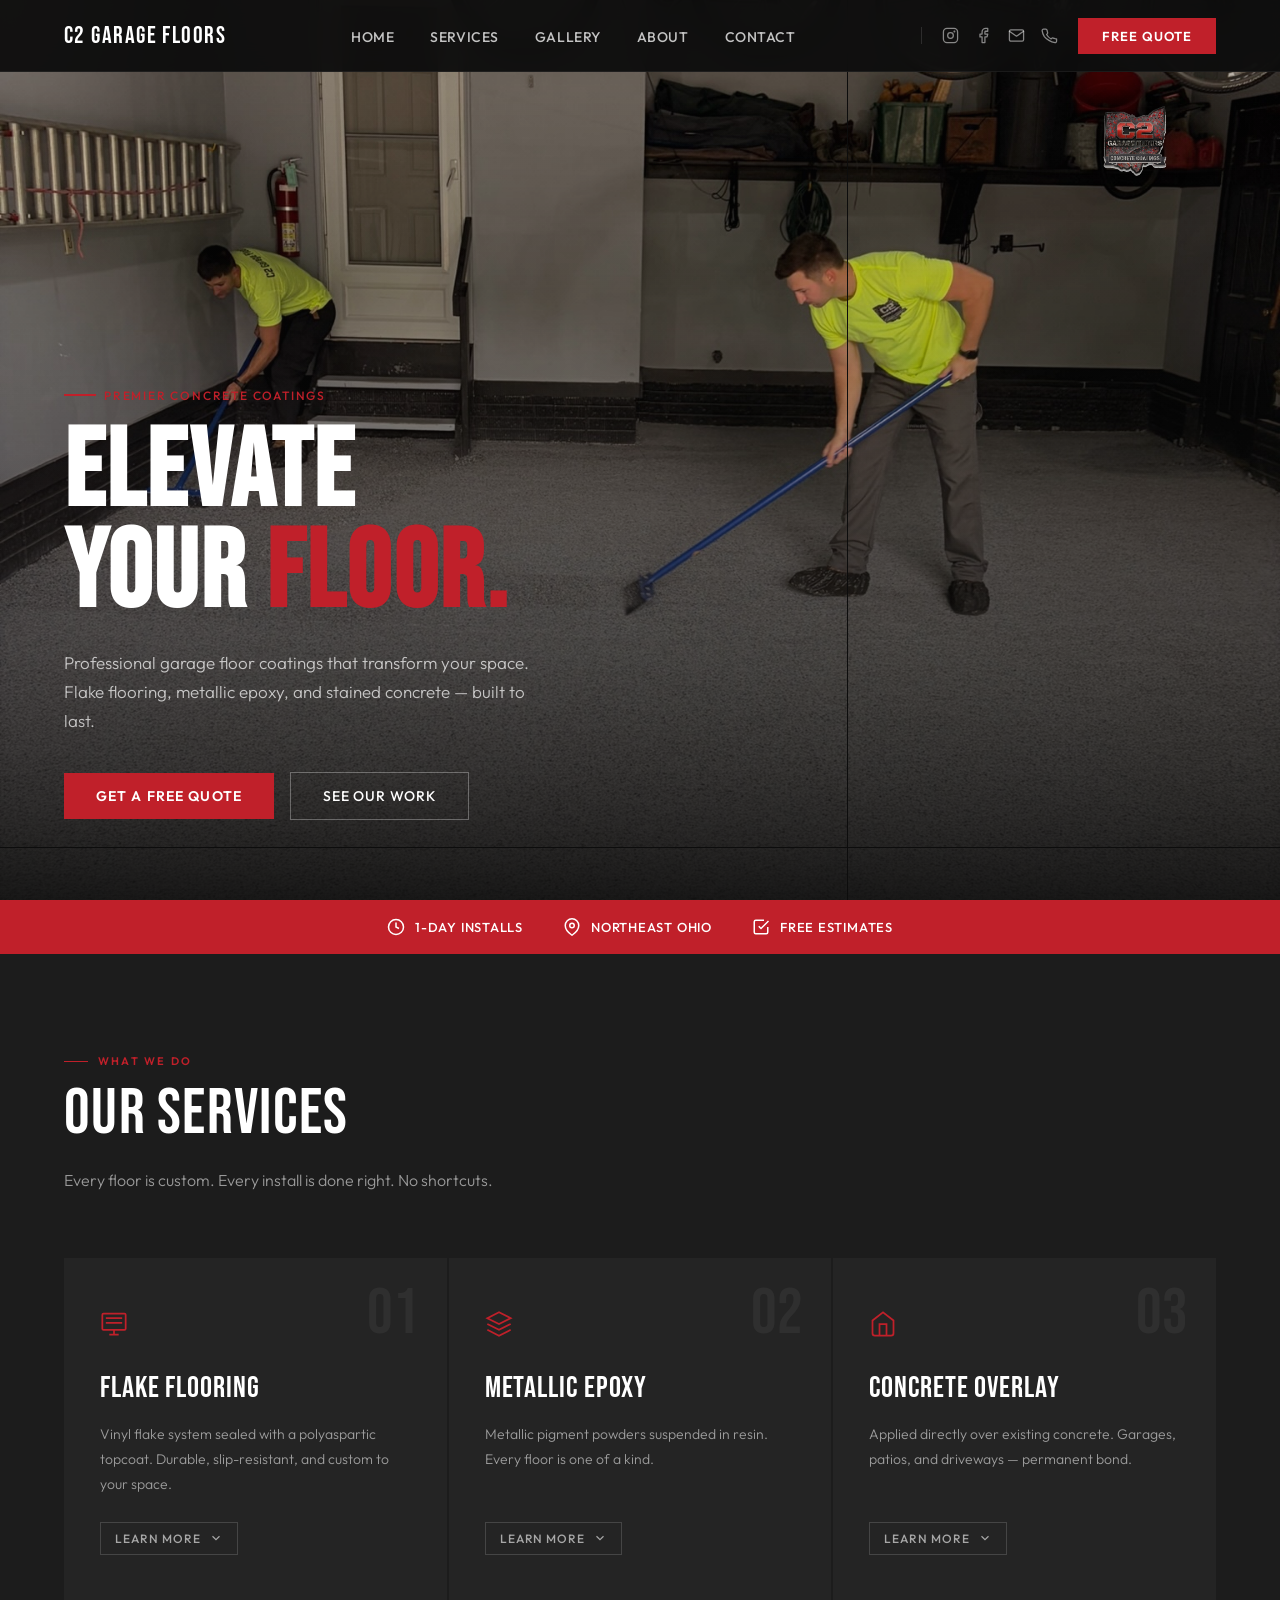
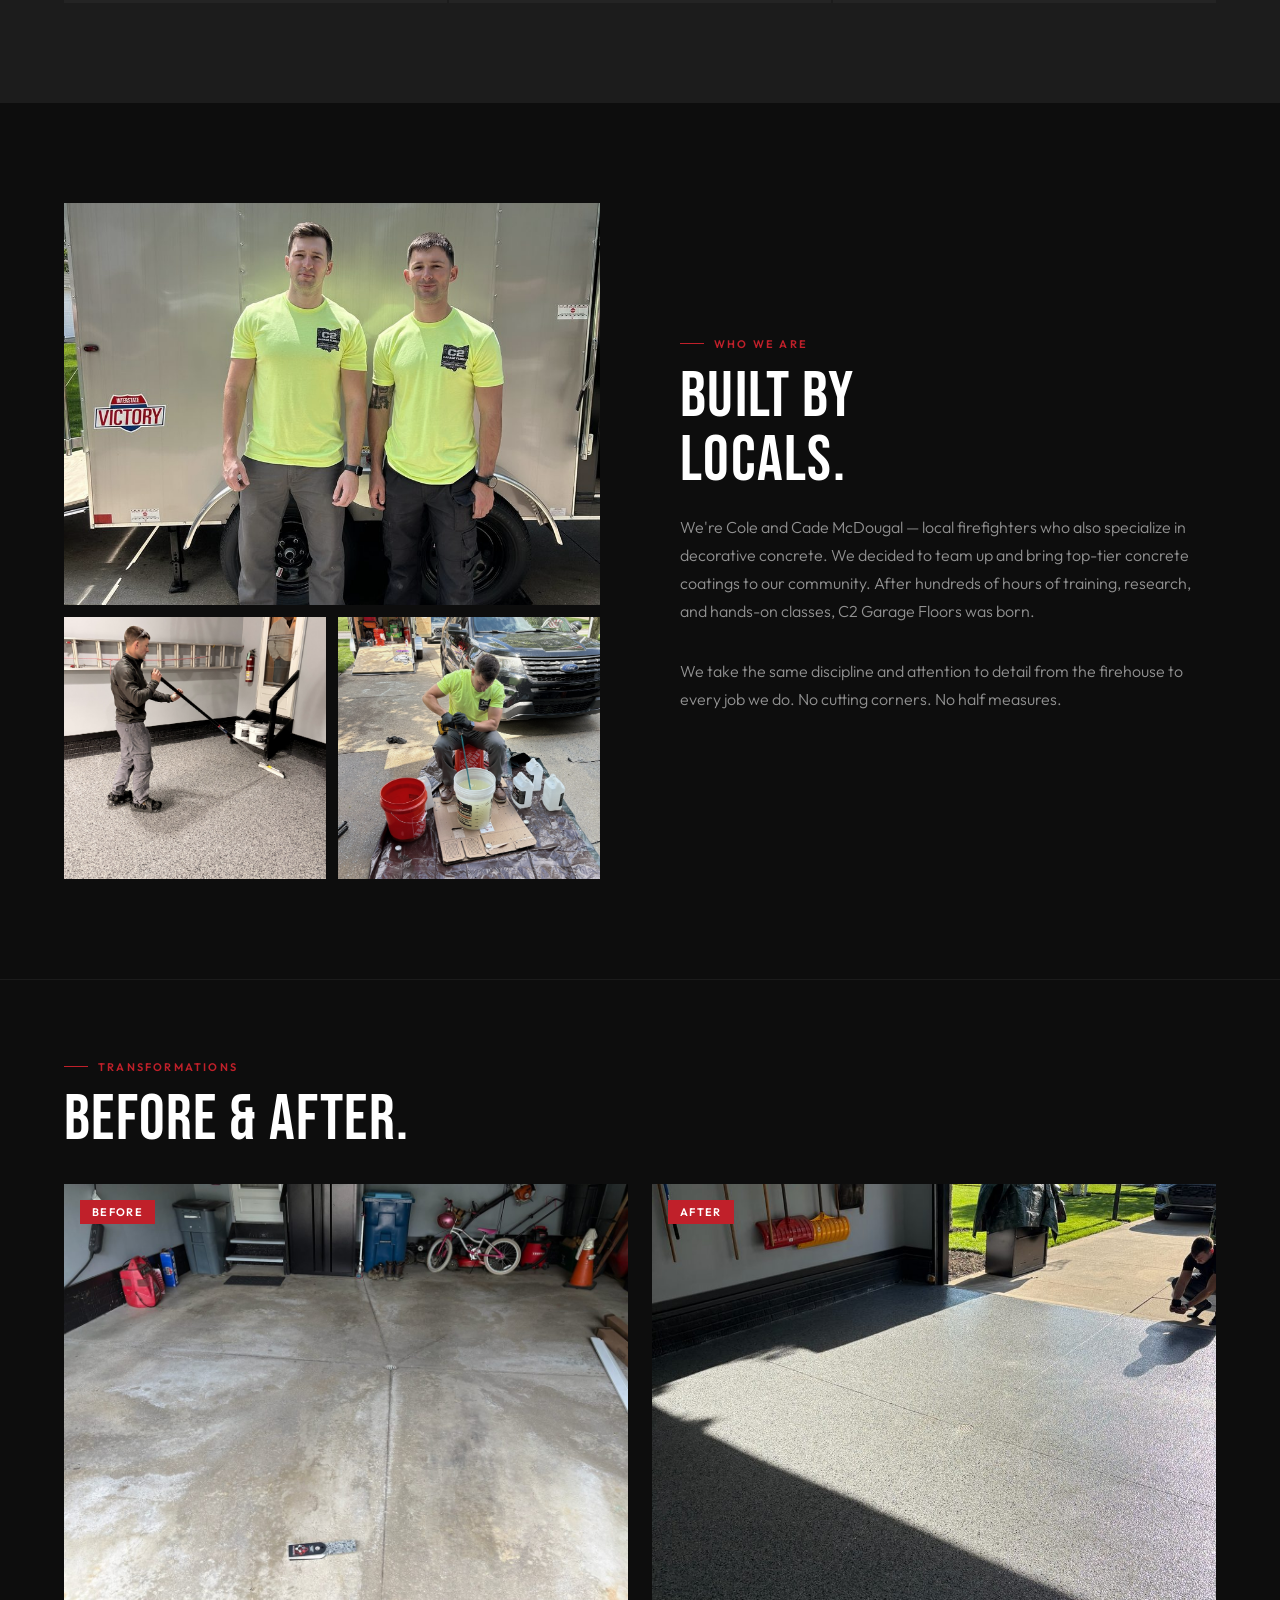
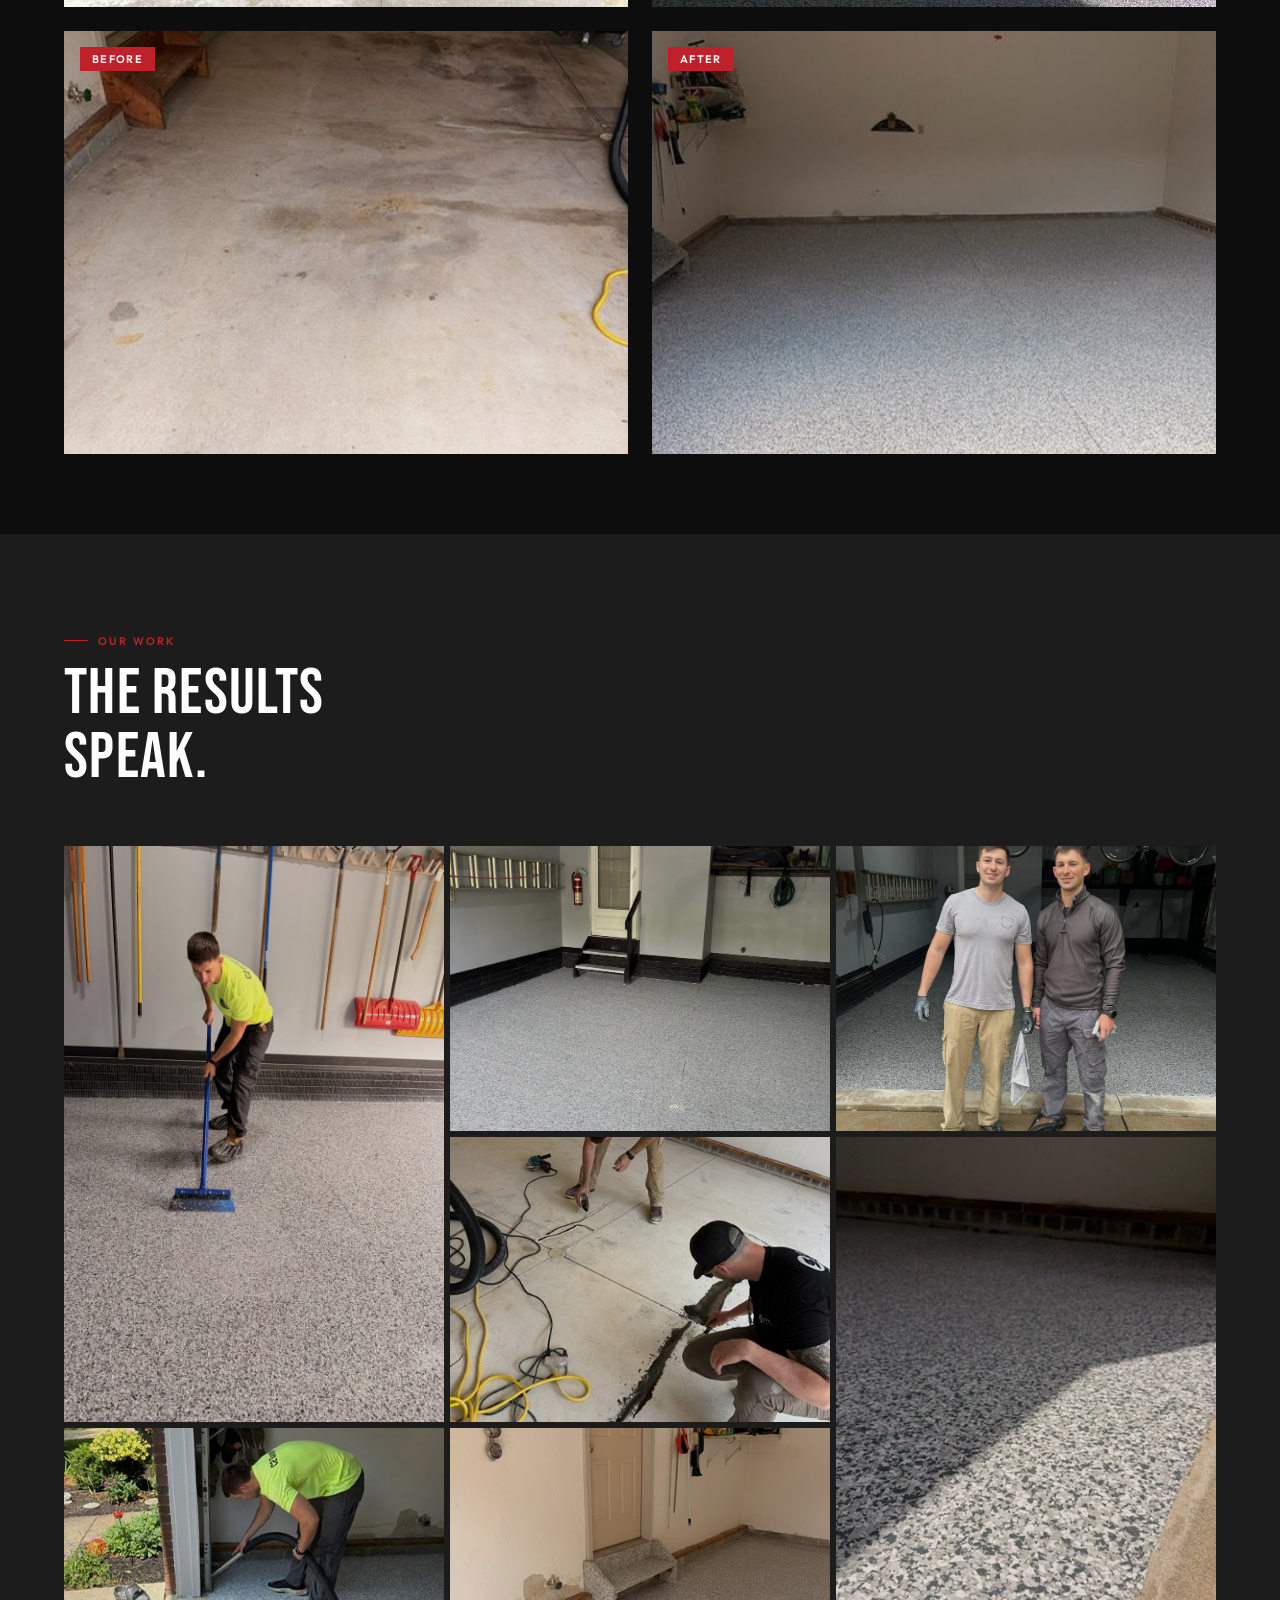
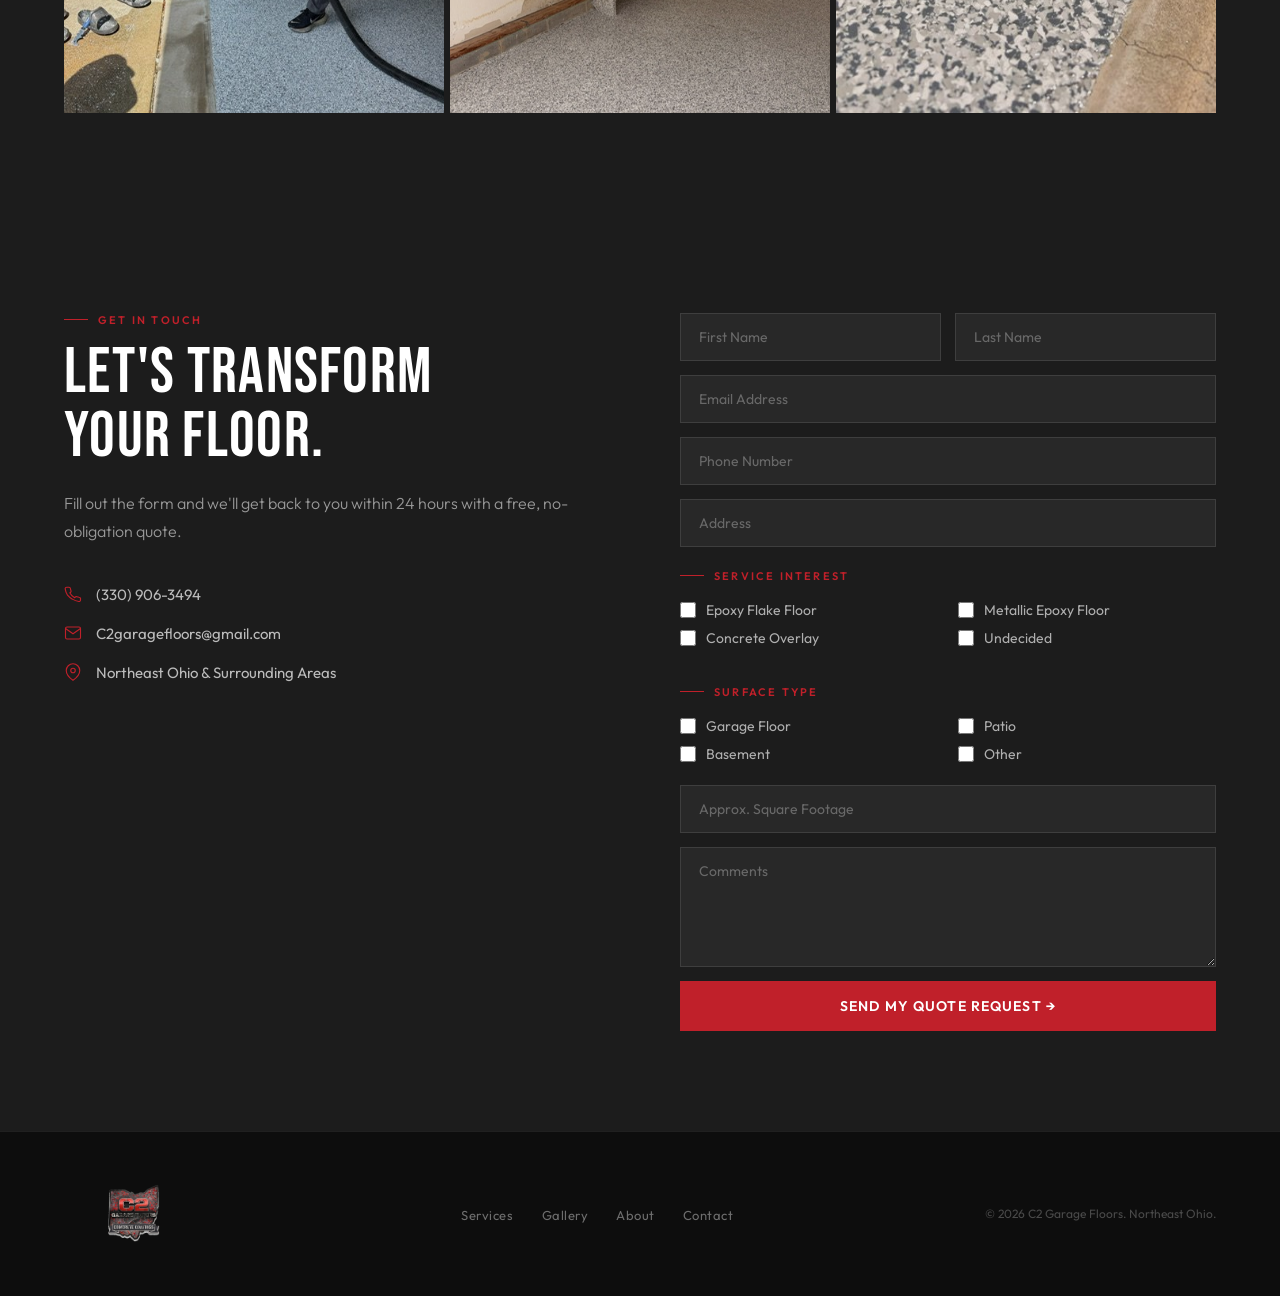
<file: index.html>
<!DOCTYPE html>
<html lang="en">
<head>
<meta charset="UTF-8">
<meta name="viewport" content="width=device-width, initial-scale=1.0">
<title>C2 Garage Floors | Concrete Coatings | Northeast Ohio</title>
<meta name="description" content="Premium garage floor coatings in Northeast Ohio. Flake flooring, metallic epoxy, and stained concrete by C2 Garage Floors.">
<link rel="preconnect" href="https://fonts.googleapis.com">
<link href="https://fonts.googleapis.com/css2?family=Bebas+Neue&family=Outfit:wght@300;400;500;600&display=swap" rel="stylesheet">
<link rel="stylesheet" href="styles.css">
</head>
<body>

<!-- NAV -->
<nav id="main-nav">
  <a href="#home" class="nav-logo">
    <span class="nav-logo-text">C2 GARAGE FLOORS</span>
  </a>
  <ul class="nav-links" id="nav-links">
    <li><a href="#home" class="nav-close-link">Home</a></li>
    <li><a href="#services" class="nav-close-link">Services</a></li>
    <li><a href="#gallery" class="nav-close-link">Gallery</a></li>
    <li><a href="#about" class="nav-close-link">About</a></li>
    <li><a href="#quote" class="nav-close-link">Contact</a></li>
  </ul>
  <div class="nav-right">
    <div class="nav-icons">
      <a href="https://www.instagram.com/c2garagefloors" target="_blank" class="nav-icon" aria-label="Instagram">
        <svg viewBox="0 0 24 24" fill="none" stroke="currentColor" stroke-width="1.8" stroke-linecap="round" stroke-linejoin="round"><rect x="2" y="2" width="20" height="20" rx="5"/><circle cx="12" cy="12" r="4"/><circle cx="17.5" cy="6.5" r="0.5" fill="currentColor"/></svg>
      </a>
      <a href="https://www.facebook.com/c2garagefloors" target="_blank" class="nav-icon" aria-label="Facebook">
        <svg viewBox="0 0 24 24" fill="none" stroke="currentColor" stroke-width="1.8" stroke-linecap="round" stroke-linejoin="round"><path d="M18 2h-3a5 5 0 0 0-5 5v3H7v4h3v8h4v-8h3l1-4h-4V7a1 1 0 0 1 1-1h3z"/></svg>
      </a>
      <a href="mailto:C2garagefloors@gmail.com" class="nav-icon" aria-label="Email">
        <svg viewBox="0 0 24 24" fill="none" stroke="currentColor" stroke-width="1.8" stroke-linecap="round" stroke-linejoin="round"><path d="M4 4h16c1.1 0 2 .9 2 2v12c0 1.1-.9 2-2 2H4c-1.1 0-2-.9-2-2V6c0-1.1.9-2 2-2z"/><polyline points="22,6 12,13 2,6"/></svg>
      </a>
      <a href="tel:3309063494" class="nav-icon" aria-label="Phone">
        <svg viewBox="0 0 24 24" fill="none" stroke="currentColor" stroke-width="1.8" stroke-linecap="round" stroke-linejoin="round"><path d="M22 16.92v3a2 2 0 0 1-2.18 2 19.79 19.79 0 0 1-8.63-3.07A19.5 19.5 0 0 1 4.69 13.6 19.79 19.79 0 0 1 1.61 5.1 2 2 0 0 1 3.59 3h3a2 2 0 0 1 2 1.72 12.84 12.84 0 0 0 .7 2.81 2 2 0 0 1-.45 2.11L7.91 10.6a16 16 0 0 0 6.29 6.29l.87-.87a2 2 0 0 1 2.11-.45 12.84 12.84 0 0 0 2.81.7A2 2 0 0 1 22 18z"/></svg>
      </a>
    </div>
    <a href="#quote" class="nav-cta">Free Quote</a>
  </div>
  <button class="nav-mobile-btn" id="nav-toggle" aria-label="Menu">
    <span></span><span></span><span></span>
  </button>
</nav>

<!-- HERO -->
<section class="hero" id="home">
  <div class="hero-bg"></div>
  <div class="hero-overlay"></div>
  <div class="hero-logo-badge">
    <img src="assets/images/image-01.png" alt="C2 Garage Floors">
  </div>
  <div class="hero-content">
    <div class="hero-eyebrow">Premier Concrete Coatings</div>
    <h1>ELEVATE<br>YOUR <span>FLOOR.</span></h1>
    <p class="hero-sub">Professional garage floor coatings that transform your space. Flake flooring, metallic epoxy, and stained concrete — built to last.</p>
    <div class="hero-actions">
      <a href="#quote" class="btn-primary">Get a Free Quote</a>
      <a href="#gallery" class="btn-outline">See Our Work</a>
    </div>
  </div>
</section>

<!-- TRUST BAR -->
<div class="trust-bar">
  <div class="trust-item">
    <svg viewBox="0 0 24 24" fill="none" stroke="currentColor" stroke-width="2"><circle cx="12" cy="12" r="10"/><polyline points="12 6 12 12 16 14"/></svg>
    1-Day Installs
  </div>
  <div class="trust-item">
    <svg viewBox="0 0 24 24" fill="none" stroke="currentColor" stroke-width="2"><path d="M21 10c0 7-9 13-9 13s-9-6-9-13a9 9 0 0 1 18 0z"/><circle cx="12" cy="10" r="3"/></svg>
    Northeast Ohio
  </div>
  <div class="trust-item">
    <svg viewBox="0 0 24 24" fill="none" stroke="currentColor" stroke-width="2"><path d="M9 11l3 3L22 4"/><path d="M21 12v7a2 2 0 0 1-2 2H5a2 2 0 0 1-2-2V5a2 2 0 0 1 2-2h11"/></svg>
    Free Estimates
  </div>
</div>

<!-- SERVICES -->
<section id="services">
  <div class="services-header reveal">
    <div class="section-label">What We Do</div>
    <div class="section-title">OUR SERVICES</div>
    <p class="section-sub">Every floor is custom. Every install is done right. No shortcuts.</p>
  </div>
  <div class="services-grid">

    <!-- FLAKE -->
    <div class="service-card reveal" data-service="flake">
      <div class="service-num">01</div>
      <div class="service-icon">
        <svg viewBox="0 0 24 24" fill="none" stroke-width="1.5"><rect x="2" y="3" width="20" height="14" rx="1"/><path d="M8 21h8M12 17v4"/><path d="M5 7h14M5 11h14"/></svg>
      </div>
      <div class="service-name">FLAKE FLOORING</div>
      <p class="service-desc">Vinyl flake system sealed with a polyaspartic topcoat. Durable, slip-resistant, and custom to your space.</p>
      <button class="service-expand-btn" aria-expanded="false">
        <span>Learn More</span>
        <svg viewBox="0 0 24 24" fill="none" stroke="currentColor" stroke-width="2"><polyline points="6 9 12 15 18 9"/></svg>
      </button>
      <div class="service-expanded">
        <div class="service-expanded-inner">
          <div class="expanded-cols">
            <div class="expanded-left">
              <ul class="expanded-list">
                <li>Full-broadcast vinyl flake system</li>
                <li>Polyaspartic topcoat</li>
                <li>Slip-resistant &amp; easy to clean</li>
                <li>Hides existing imperfections</li>
              </ul>
              <div class="color-toggle">
                <button class="color-toggle-btn" onclick="this.parentElement.classList.toggle('open')">
                  <span>View Color Options</span>
                  <svg viewBox="0 0 24 24" fill="none" stroke="currentColor" stroke-width="2" stroke-linecap="round"><polyline points="6 9 12 15 18 9"/></svg>
                </button>
                <div class="color-toggle-content">
                  <img src="assets/images/flake.colors.png" alt="Flake Color Options">
                </div>
              </div>
            </div>
            <div class="expanded-right">
              <img src="assets/images/flake.jpg" alt="Flake Flooring">
            </div>
          </div>
        </div>
      </div>
    </div>

    <!-- METALLIC -->
    <div class="service-card reveal" data-service="metallic">
      <div class="service-num">02</div>
      <div class="service-icon">
        <svg viewBox="0 0 24 24" fill="none" stroke-width="1.5"><path d="M12 2L2 7l10 5 10-5-10-5zM2 17l10 5 10-5M2 12l10 5 10-5"/></svg>
      </div>
      <div class="service-name">METALLIC EPOXY</div>
      <p class="service-desc">Metallic pigment powders suspended in resin. Every floor is one of a kind.</p>
      <button class="service-expand-btn" aria-expanded="false">
        <span>Learn More</span>
        <svg viewBox="0 0 24 24" fill="none" stroke="currentColor" stroke-width="2"><polyline points="6 9 12 15 18 9"/></svg>
      </button>
      <div class="service-expanded">
        <div class="service-expanded-inner">
          <div class="expanded-cols">
            <div class="expanded-left">
              <ul class="expanded-list">
                <li>Metallic pigment powders</li>
                <li>No two floors alike</li>
                <li>3D depth effect</li>
              </ul>
            </div>
            <div class="expanded-right">
              <img src="assets/images/metalic.jpg" alt="Metallic Epoxy Floor">
            </div>
          </div>
        </div>
      </div>
    </div>

    <!-- OVERLAY -->
    <div class="service-card reveal" data-service="overlay">
      <div class="service-num">03</div>
      <div class="service-icon">
        <svg viewBox="0 0 24 24" fill="none" stroke-width="1.5"><path d="M3 9l9-7 9 7v11a2 2 0 0 1-2 2H5a2 2 0 0 1-2-2z"/><polyline points="9 22 9 12 15 12 15 22"/></svg>
      </div>
      <div class="service-name">CONCRETE OVERLAY</div>
      <p class="service-desc">Applied directly over existing concrete. Garages, patios, and driveways — permanent bond.</p>
      <button class="service-expand-btn" aria-expanded="false">
        <span>Learn More</span>
        <svg viewBox="0 0 24 24" fill="none" stroke="currentColor" stroke-width="2"><polyline points="6 9 12 15 18 9"/></svg>
      </button>
      <div class="service-expanded">
        <div class="service-expanded-inner">
          <div class="expanded-cols">
            <div class="expanded-left">
              <ul class="expanded-list">
                <li>Applied over existing concrete</li>
                <li>Garages, patios &amp; driveways</li>
                <li>Permanent bond</li>
              </ul>
            </div>
            <div class="expanded-right">
              <img src="assets/images/overlay.jpg" alt="Concrete Overlay">
            </div>
          </div>
        </div>
      </div>
    </div>

  </div>
</section>

<!-- ABOUT -->
<section id="about">
  <div class="about-grid">
    <div class="about-images reveal">
      <div class="about-img-main">
        <img src="assets/images/image-02.jpg" alt="Cole and Cade McDougal — C2 Garage Floors">
      </div>
      <div class="about-img-sm">
        <img src="assets/images/image-03.jpg" alt="Installing epoxy floor coating">
      </div>
      <div class="about-img-sm">
        <img src="assets/images/image-04.jpg" alt="Floor preparation grinding">
      </div>
    </div>
    <div class="about-text reveal">
      <div class="section-label">Who We Are</div>
      <div class="section-title">BUILT BY<br>LOCALS.</div>
      <p class="section-sub">We're Cole and Cade McDougal — local firefighters who also specialize in decorative concrete. We decided to team up and bring top-tier concrete coatings to our community. After hundreds of hours of training, research, and hands-on classes, C2 Garage Floors was born.</p>
      <p class="section-sub section-sub--spaced">We take the same discipline and attention to detail from the firehouse to every job we do. No cutting corners. No half measures.</p>
    </div>
  </div>
</section>

<!-- RESULTS -->
<section id="results">
  <div class="results-header reveal">
    <div class="section-label">Transformations</div>
    <div class="section-title">BEFORE &amp; AFTER.</div>
  </div>
  <div class="results-grid reveal">
    <div class="before-after-item">
      <img src="assets/images/image-08.jpg" alt="Before — bare concrete">
      <div class="ba-badge">Before</div>
    </div>
    <div class="before-after-item">
      <img src="assets/images/image-09.jpg" alt="After — finished floor">
      <div class="ba-badge">After</div>
    </div>
    <div class="before-after-item">
      <img src="assets/images/before-2.jpg" alt="Before — stained garage concrete">
      <div class="ba-badge">Before</div>
    </div>
    <div class="before-after-item">
      <img src="assets/images/after-2.jpg" alt="After — finished flake floor">
      <div class="ba-badge">After</div>
    </div>
  </div>
</section>

<!-- GALLERY -->
<section id="gallery">
  <div class="gallery-header reveal">
    <div class="section-label">Our Work</div>
    <div class="section-title">THE RESULTS<br>SPEAK.</div>
  </div>
  <div class="gallery-grid reveal">
    <div class="gallery-item tall">
      <img src="assets/images/image-05.jpg" alt="Applying epoxy coating">
      <div class="gallery-label">In Progress</div>
    </div>
    <div class="gallery-item">
      <img src="assets/images/image-06.jpg" alt="Finished flake floor">
      <div class="gallery-label">Flake Flooring</div>
    </div>
    <div class="gallery-item">
      <img src="assets/images/image-07.jpg" alt="Cole and Cade after job">
      <div class="gallery-label">The Team</div>
    </div>
    <div class="gallery-item">
      <img src="assets/images/image-11.jpg" alt="Repairing concrete crack before coating">
      <div class="gallery-label">Prep Work</div>
    </div>
    <div class="gallery-item tall">
      <img src="assets/images/image-12.jpg" alt="Close-up of flake floor finish">
      <div class="gallery-label">Flake Detail</div>
    </div>
    <div class="gallery-item">
      <img src="assets/images/image-13.jpg" alt="Cleaning fresh flake at garage entrance">
      <div class="gallery-label">Finishing Touches</div>
    </div>
    <div class="gallery-item">
      <img src="assets/images/image-14.jpg" alt="Finished garage floor with coated step">
      <div class="gallery-label">Finished Floor</div>
    </div>
  </div>
</section>

<!-- GET A QUOTE -->
<section id="quote">
  <div class="quote-inner">
    <div class="quote-left reveal">
      <div class="section-label">Get In Touch</div>
      <div class="section-title">LET'S TRANSFORM<br>YOUR FLOOR.</div>
      <p class="section-sub">Fill out the form and we'll get back to you within 24 hours with a free, no-obligation quote.</p>
      <div class="contact-info contact-info--spaced">
        <a href="tel:3309063494" class="contact-line">
          <svg viewBox="0 0 24 24" fill="none" stroke-width="1.5"><path d="M22 16.92v3a2 2 0 0 1-2.18 2 19.79 19.79 0 0 1-8.63-3.07A19.5 19.5 0 0 1 4.69 13.6 19.79 19.79 0 0 1 1.61 5.1 2 2 0 0 1 3.59 3h3a2 2 0 0 1 2 1.72 12.84 12.84 0 0 0 .7 2.81 2 2 0 0 1-.45 2.11L7.91 10.6a16 16 0 0 0 6.29 6.29l.87-.87a2 2 0 0 1 2.11-.45 12.84 12.84 0 0 0 2.81.7A2 2 0 0 1 22 18z"/></svg>
          (330) 906-3494
        </a>
        <a href="mailto:C2garagefloors@gmail.com" class="contact-line">
          <svg viewBox="0 0 24 24" fill="none" stroke-width="1.5"><path d="M4 4h16c1.1 0 2 .9 2 2v12c0 1.1-.9 2-2 2H4c-1.1 0-2-.9-2-2V6c0-1.1.9-2 2-2z"/><polyline points="22,6 12,13 2,6"/></svg>
          C2garagefloors@gmail.com
        </a>
        <div class="contact-line">
          <svg viewBox="0 0 24 24" fill="none" stroke-width="1.5"><path d="M21 10c0 7-9 13-9 13s-9-6-9-13a9 9 0 0 1 18 0z"/><circle cx="12" cy="10" r="3"/></svg>
          Northeast Ohio &amp; Surrounding Areas
        </div>
      </div>
    </div>
    <div class="quote-right reveal">
      <form class="quote-form" action="https://formspree.io/f/mwvjprlr" method="POST">
        <div class="form-row">
          <input type="text" name="First Name" placeholder="First Name" required>
          <input type="text" name="Last Name" placeholder="Last Name" required>
        </div>
        <input type="email" name="Email" placeholder="Email Address" required>
        <input type="tel" name="Phone" placeholder="Phone Number" required>
        <input type="text" name="Address" placeholder="Address">
        <div class="section-label" style="margin-top:8px; margin-bottom:4px;">Service Interest</div>
        <div class="check-group">
          <label><input type="checkbox" name="Service" value="Epoxy Flake Floor"> Epoxy Flake Floor</label>
          <label><input type="checkbox" name="Service" value="Metallic Epoxy Floor"> Metallic Epoxy Floor</label>
          <label><input type="checkbox" name="Service" value="Concrete Overlay"> Concrete Overlay</label>
          <label><input type="checkbox" name="Service" value="Undecided"> Undecided</label>
        </div>
        <div class="section-label" style="margin-top:16px; margin-bottom:4px;">Surface Type</div>
        <div class="check-group">
          <label><input type="checkbox" name="Surface" value="Garage Floor"> Garage Floor</label>
          <label><input type="checkbox" name="Surface" value="Patio"> Patio</label>
          <label><input type="checkbox" name="Surface" value="Basement"> Basement</label>
          <label><input type="checkbox" name="Surface" value="Other"> Other</label>
        </div>
        <input type="text" name="Square Footage" placeholder="Approx. Square Footage">
        <textarea name="Comments" placeholder="Comments"></textarea>
        <button type="submit" class="btn-primary">Send My Quote Request →</button>
      </form>
    </div>
  </div>
</section>

<!-- FOOTER -->
<footer>
  <div class="footer-logo"><img src="assets/images/image-01.png" alt="C2 Garage Floors"></div>
  <ul class="footer-links">
    <li><a href="#services">Services</a></li>
    <li><a href="#gallery">Gallery</a></li>
    <li><a href="#about">About</a></li>
    <li><a href="#quote">Contact</a></li>
  </ul>
  <div class="footer-copy">© 2026 C2 Garage Floors. Northeast Ohio.</div>
</footer>
<script src="script.js"></script>
</body>
</html>
</file>
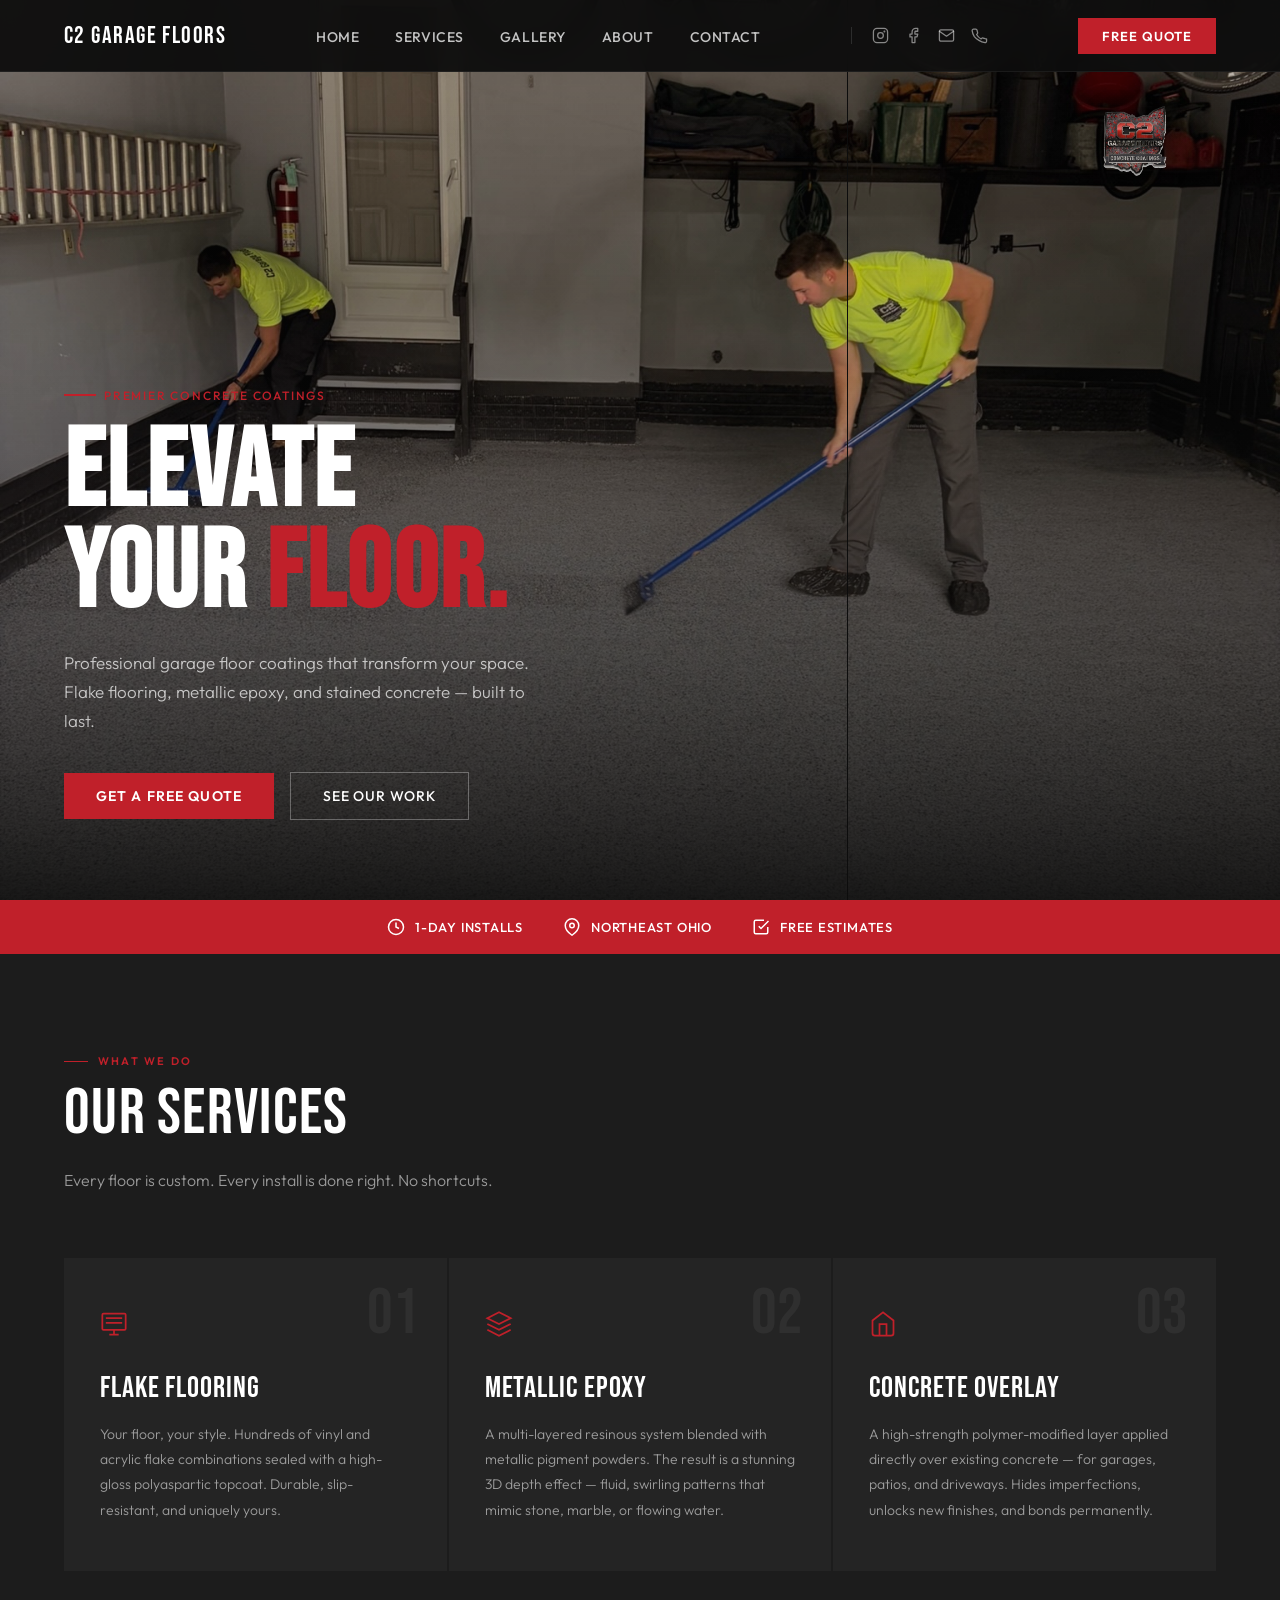
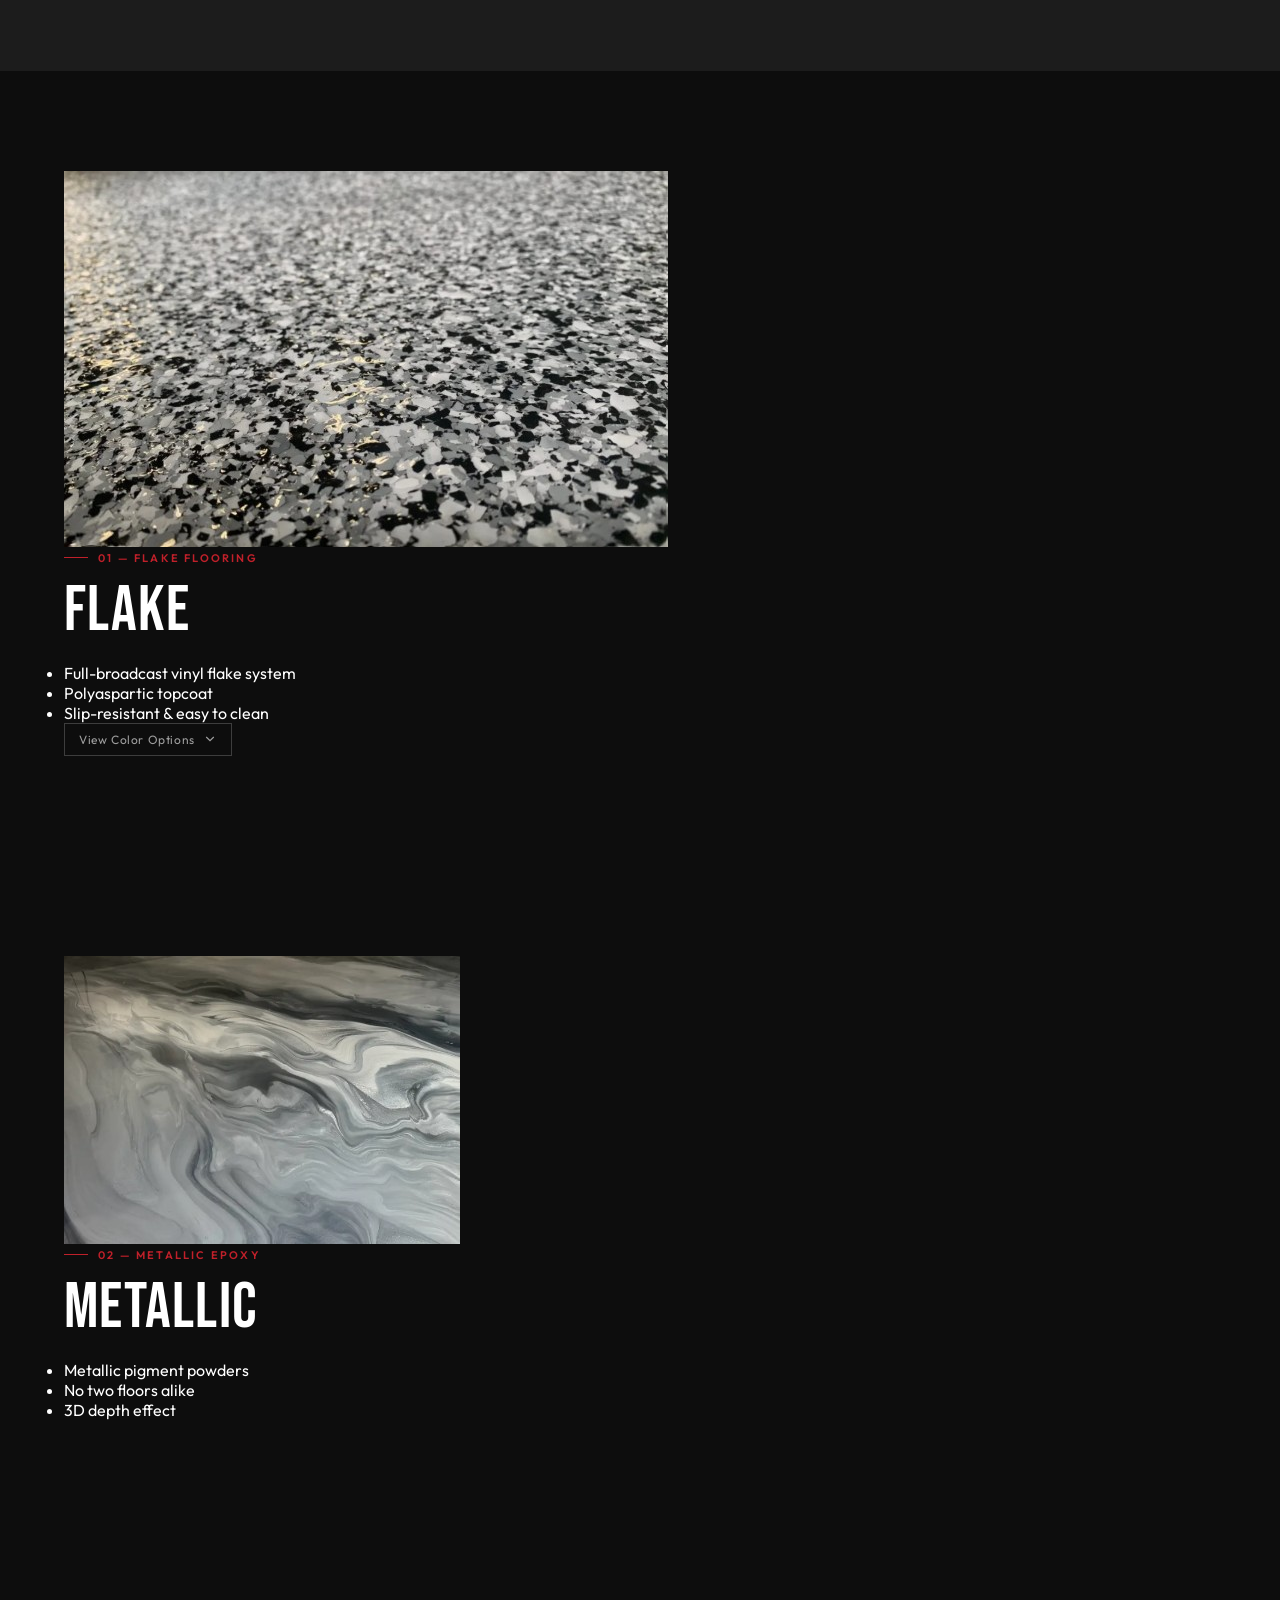
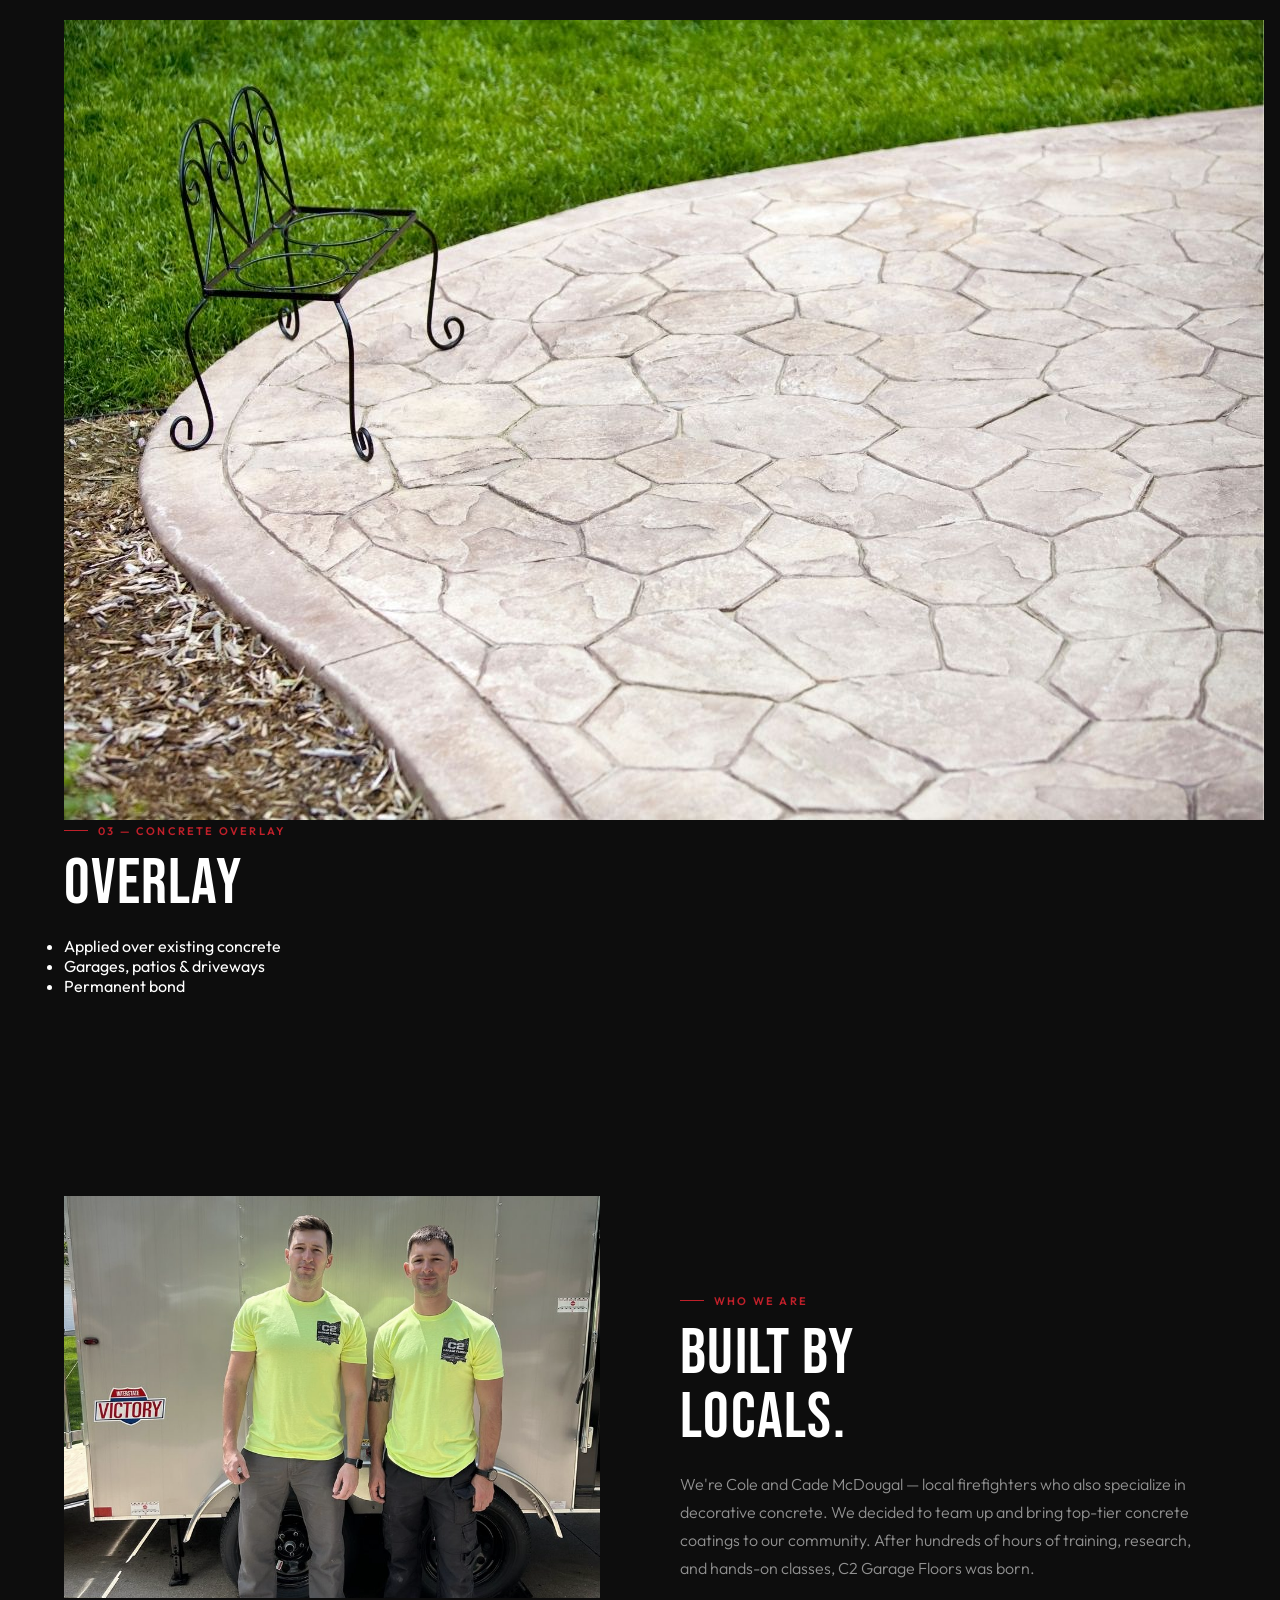
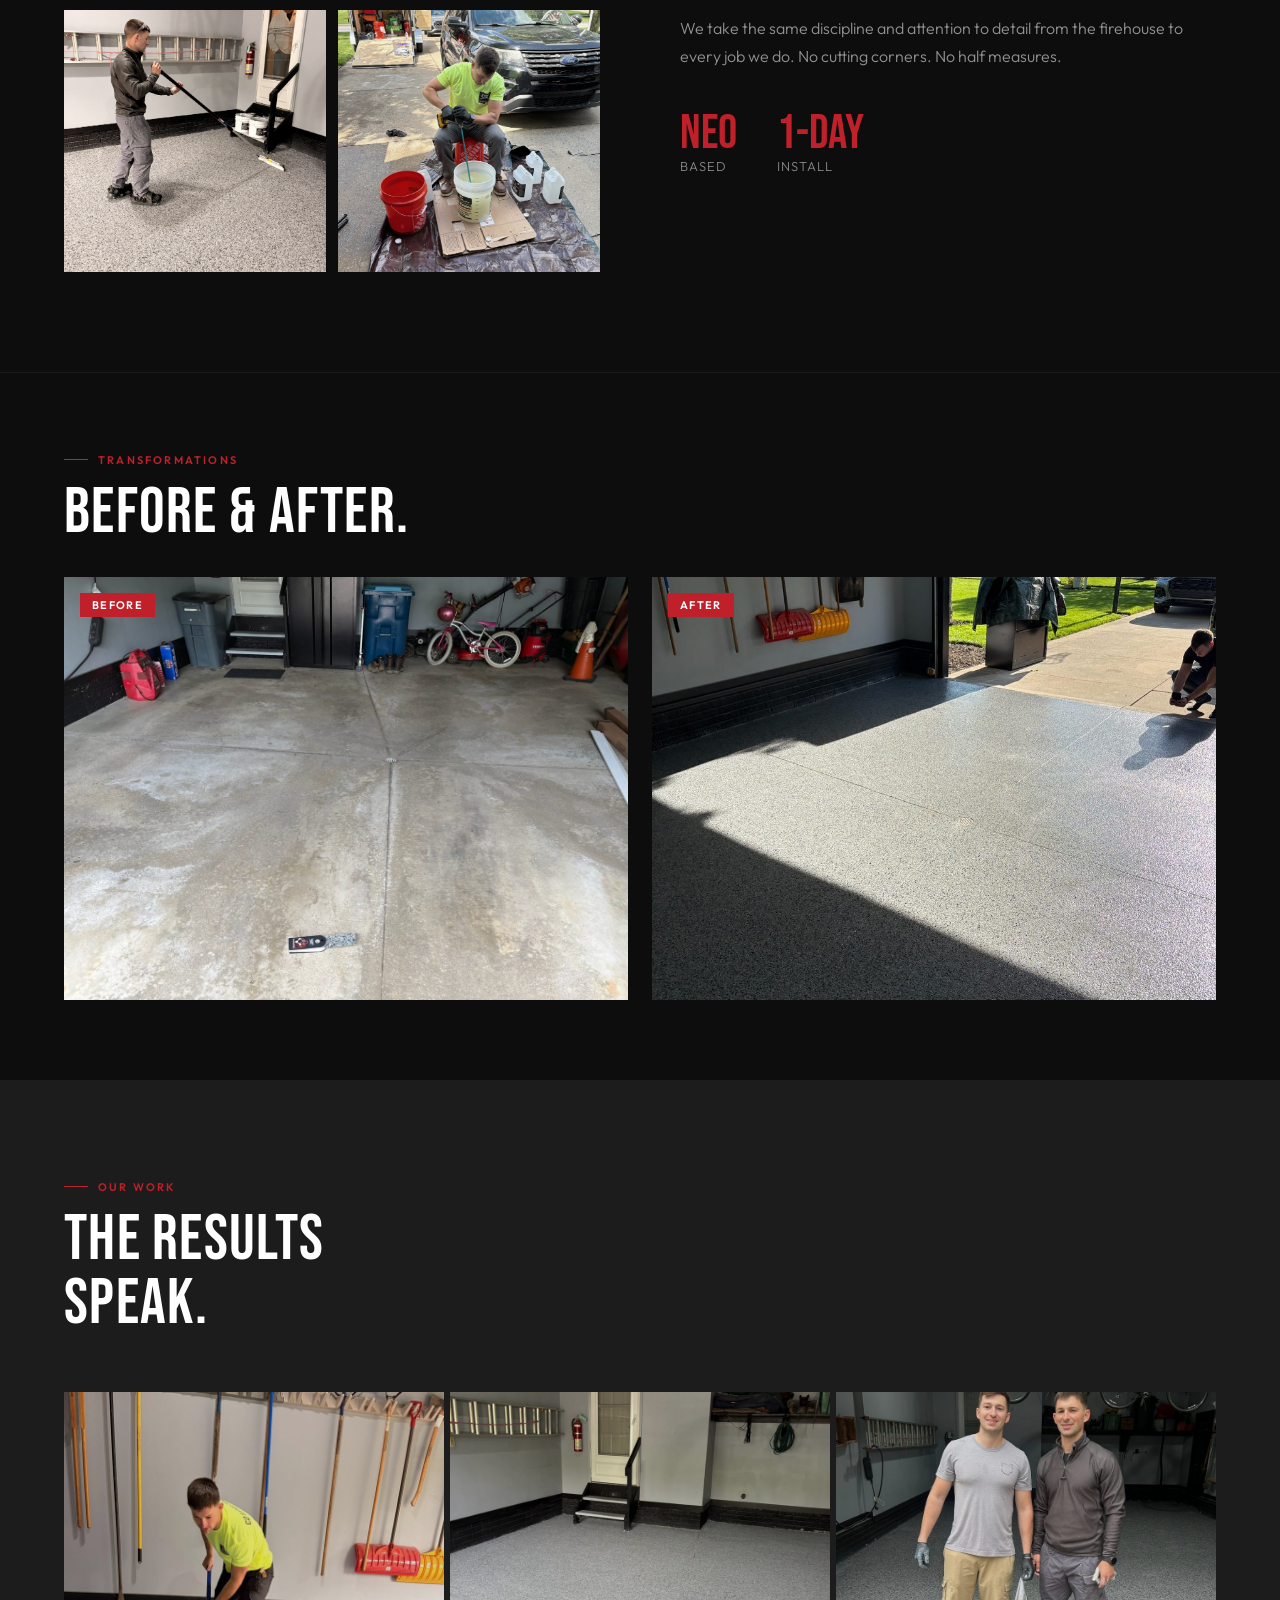
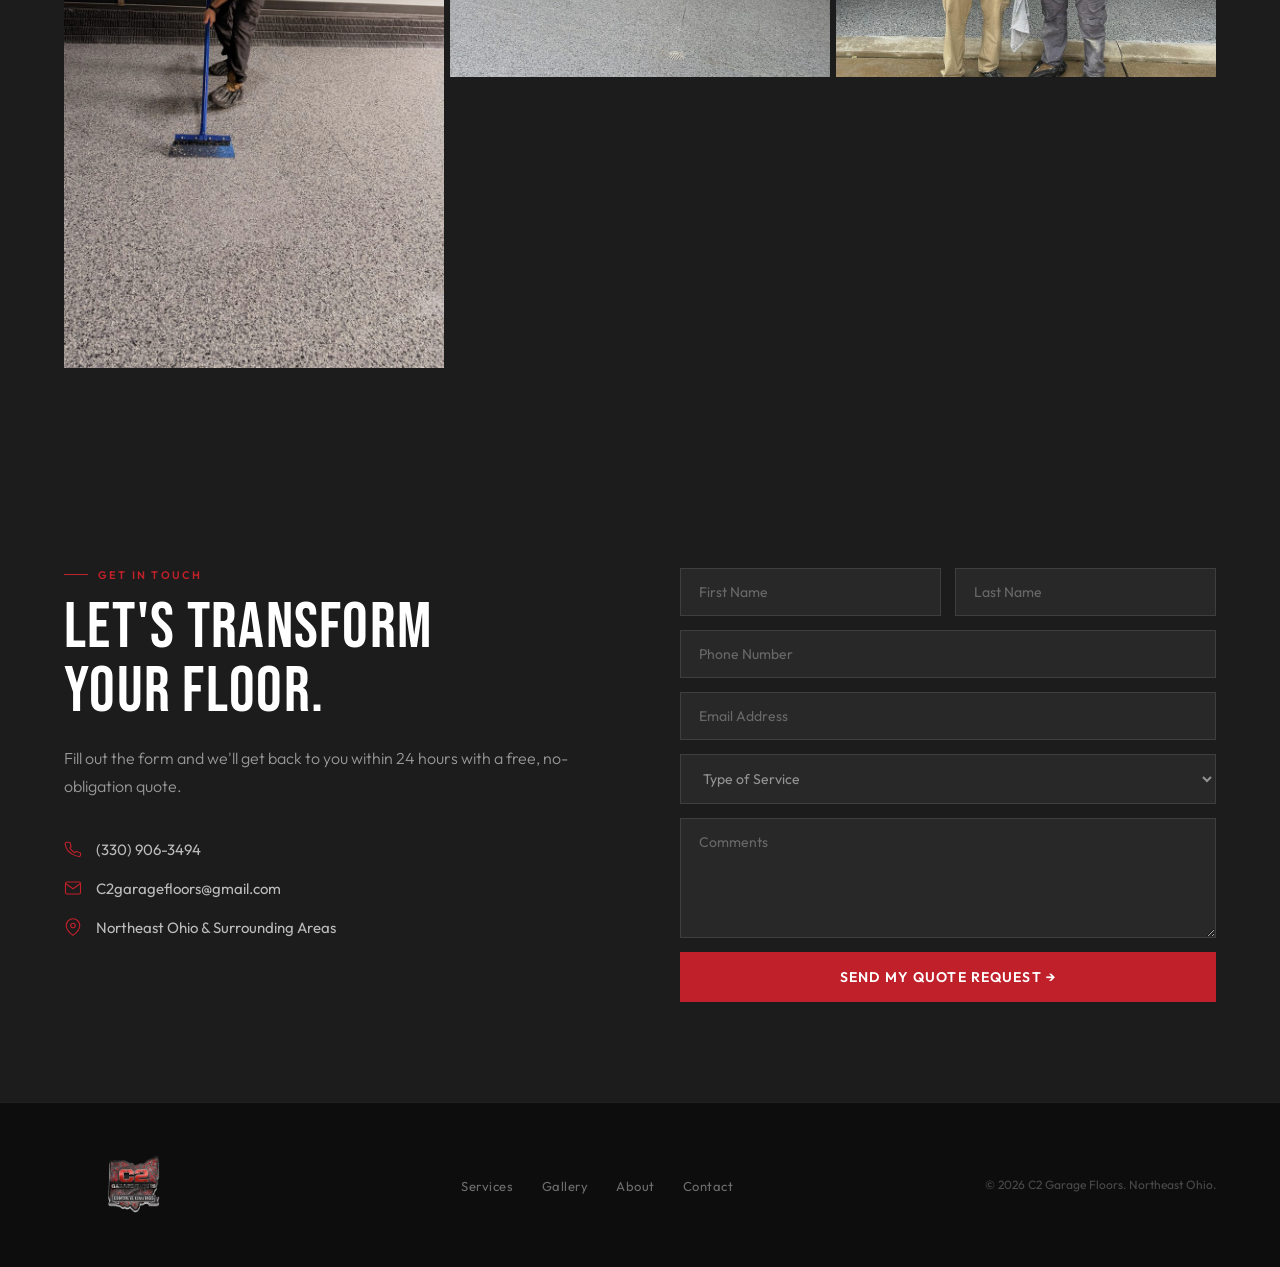
<file: C2garagefloors.html>
<!DOCTYPE html>
<html lang="en">
<head>
<meta charset="UTF-8">
<meta name="viewport" content="width=device-width, initial-scale=1.0">
<title>C2 Garage Floors | Concrete Coatings | Northeast Ohio</title>
<meta name="description" content="Premium garage floor coatings in Northeast Ohio. Flake flooring, metallic epoxy, and stained concrete by C2 Garage Floors.">
<link rel="preconnect" href="https://fonts.googleapis.com">
<link href="https://fonts.googleapis.com/css2?family=Bebas+Neue&family=Outfit:wght@300;400;500;600&display=swap" rel="stylesheet">
<link rel="stylesheet" href="styles.css">
</head>
<body>

<!-- NAV -->
<nav>
  <a href="#home" class="nav-logo">
    <span class="nav-logo-text">C2 GARAGE FLOORS</span>
  </a>
  <ul class="nav-links">
    <li><a href="#home">Home</a></li>
    <li><a href="#services">Services</a></li>
    <li><a href="#gallery">Gallery</a></li>
    <li><a href="#about">About</a></li>
    <li><a href="#quote">Contact</a></li>
  </ul>
  <div class="nav-icons">
    <a href="https://www.instagram.com/c2garagefloors" target="_blank" class="nav-icon" aria-label="Instagram">
      <svg viewBox="0 0 24 24" fill="none" stroke="currentColor" stroke-width="1.8" stroke-linecap="round" stroke-linejoin="round"><rect x="2" y="2" width="20" height="20" rx="5"/><circle cx="12" cy="12" r="4"/><circle cx="17.5" cy="6.5" r="0.5" fill="currentColor"/></svg>
    </a>
    <a href="https://www.facebook.com/c2garagefloors" target="_blank" class="nav-icon" aria-label="Facebook">
      <svg viewBox="0 0 24 24" fill="none" stroke="currentColor" stroke-width="1.8" stroke-linecap="round" stroke-linejoin="round"><path d="M18 2h-3a5 5 0 0 0-5 5v3H7v4h3v8h4v-8h3l1-4h-4V7a1 1 0 0 1 1-1h3z"/></svg>
    </a>
    <a href="mailto:C2garagefloors@gmail.com" class="nav-icon" aria-label="Email">
      <svg viewBox="0 0 24 24" fill="none" stroke="currentColor" stroke-width="1.8" stroke-linecap="round" stroke-linejoin="round"><path d="M4 4h16c1.1 0 2 .9 2 2v12c0 1.1-.9 2-2 2H4c-1.1 0-2-.9-2-2V6c0-1.1.9-2 2-2z"/><polyline points="22,6 12,13 2,6"/></svg>
    </a>
    <a href="tel:3309063494" class="nav-icon" aria-label="Phone">
      <svg viewBox="0 0 24 24" fill="none" stroke="currentColor" stroke-width="1.8" stroke-linecap="round" stroke-linejoin="round"><path d="M22 16.92v3a2 2 0 0 1-2.18 2 19.79 19.79 0 0 1-8.63-3.07A19.5 19.5 0 0 1 4.69 13.6 19.79 19.79 0 0 1 1.61 5.1 2 2 0 0 1 3.59 3h3a2 2 0 0 1 2 1.72 12.84 12.84 0 0 0 .7 2.81 2 2 0 0 1-.45 2.11L7.91 10.6a16 16 0 0 0 6.29 6.29l.87-.87a2 2 0 0 1 2.11-.45 12.84 12.84 0 0 0 2.81.7A2 2 0 0 1 22 18z"/></svg>
    </a>
  </div>
  <a href="#quote" class="nav-cta">Free Quote</a>
  <button class="nav-mobile-btn" aria-label="Menu">
    <span></span><span></span><span></span>
  </button>
</nav>

<!-- HERO -->
<section class="hero" id="home">
  <div class="hero-bg"></div>
  <div class="hero-overlay"></div>
  <div class="hero-logo-badge">
    <img src="assets/images/image-01.png" alt="C2 Garage Floors">
  </div>
  <div class="hero-content">
    <div class="hero-eyebrow">Premier Concrete Coatings</div>
    <h1>ELEVATE<br>YOUR <span>FLOOR.</span></h1>
    <p class="hero-sub">Professional garage floor coatings that transform your space. Flake flooring, metallic epoxy, and stained concrete — built to last.</p>
    <div class="hero-actions">
      <a href="#quote" class="btn-primary">Get a Free Quote</a>
      <a href="#gallery" class="btn-outline">See Our Work</a>
    </div>
  </div>
</section>

<!-- TRUST BAR -->
<div class="trust-bar">
  
  <div class="trust-item">
    <svg viewBox="0 0 24 24" fill="none" stroke="currentColor" stroke-width="2"><circle cx="12" cy="12" r="10"/><polyline points="12 6 12 12 16 14"/></svg>
    1-Day Installs
  </div>
  
  <div class="trust-item">
    <svg viewBox="0 0 24 24" fill="none" stroke="currentColor" stroke-width="2"><path d="M21 10c0 7-9 13-9 13s-9-6-9-13a9 9 0 0 1 18 0z"/><circle cx="12" cy="10" r="3"/></svg>
    Northeast Ohio
  </div>

  <div class="trust-item">
    <svg viewBox="0 0 24 24" fill="none" stroke="currentColor" stroke-width="2"><path d="M9 11l3 3L22 4"/><path d="M21 12v7a2 2 0 0 1-2 2H5a2 2 0 0 1-2-2V5a2 2 0 0 1 2-2h11"/></svg>
    Free Estimates
  </div>
</div>

<!-- SERVICES -->
<section id="services">
  <div class="services-header reveal">
    <div class="section-label">What We Do</div>
    <div class="section-title">OUR SERVICES</div>
    <p class="section-sub">Every floor is custom. Every install is done right. No shortcuts.</p>
  </div>
  <div class="services-grid">
    <div class="service-card reveal">
      <div class="service-num">01</div>
      <div class="service-icon">
        <svg viewBox="0 0 24 24" fill="none" stroke-width="1.5"><rect x="2" y="3" width="20" height="14" rx="1"/><path d="M8 21h8M12 17v4"/><path d="M5 7h14M5 11h14"/></svg>
      </div>
      <div class="service-name">FLAKE FLOORING</div>
      <p class="service-desc">Your floor, your style. Hundreds of vinyl and acrylic flake combinations sealed with a high-gloss polyaspartic topcoat. Durable, slip-resistant, and uniquely yours.</p>
    </div>
    <div class="service-card reveal">
      <div class="service-num">02</div>
      <div class="service-icon">
        <svg viewBox="0 0 24 24" fill="none" stroke-width="1.5"><path d="M12 2L2 7l10 5 10-5-10-5zM2 17l10 5 10-5M2 12l10 5 10-5"/></svg>
      </div>
      <div class="service-name">METALLIC EPOXY</div>
      <p class="service-desc">A multi-layered resinous system blended with metallic pigment powders. The result is a stunning 3D depth effect — fluid, swirling patterns that mimic stone, marble, or flowing water.</p>
    </div>
    <div class="service-card reveal">
      <div class="service-num">03</div>
      <div class="service-icon">
        <svg viewBox="0 0 24 24" fill="none" stroke-width="1.5"><path d="M3 9l9-7 9 7v11a2 2 0 0 1-2 2H5a2 2 0 0 1-2-2z"/><polyline points="9 22 9 12 15 12 15 22"/></svg>
      </div>
      <div class="service-name">CONCRETE OVERLAY</div>
      <p class="service-desc">A high-strength polymer-modified layer applied directly over existing concrete — for garages, patios, and driveways. Hides imperfections, unlocks new finishes, and bonds permanently.</p>
    </div>
  </div>
</section>

<section class="service-spotlight reveal" id="flake-detail">
  <div class="spotlight-img">
    <img src="assets/images/flake.jpg" alt="Flake Color Options">
  </div>
  <div class="spotlight-content">
    <div class="section-label">01 — Flake Flooring</div>
    <div class="section-title">FLAKE</div>
    <ul class="spotlight-list">
      <li>Full-broadcast vinyl flake system</li>
      <li>Polyaspartic topcoat</li>
      <li>Slip-resistant & easy to clean</li>
    </ul>
    <div class="color-toggle">
      <button class="color-toggle-btn" onclick="this.parentElement.classList.toggle('open')">
        <span>View Color Options</span>
        <svg viewBox="0 0 24 24" fill="none" stroke="currentColor" stroke-width="2" stroke-linecap="round"><polyline points="6 9 12 15 18 9"/></svg>
      </button>
      <div class="color-toggle-content">
        <img src="assets/images/flake.colors.png" alt="Flake Color Options">
      </div>
    </div>
  </div>
</section>

<section class="service-spotlight service-spotlight--flip reveal" id="metallic-detail">
  <div class="spotlight-img">
    <img src="assets/images/metalic.jpg" alt="Metallic Epoxy Floor">
  </div>
  <div class="spotlight-content">
    <div class="section-label">02 — Metallic Epoxy</div>
    <div class="section-title">METALLIC</div>
    <ul class="spotlight-list">
      <li>Metallic pigment powders</li>
      <li>No two floors alike</li>
      <li>3D depth effect</li>
    </ul>
  </div>
</section>

<section class="service-spotlight reveal" id="overlay-detail">
  <div class="spotlight-img">
    <img src="assets/images/overlay.jpg" alt="Concrete Overlay Floor">
  </div>
  <div class="spotlight-content">
    <div class="section-label">03 — Concrete Overlay</div>
    <div class="section-title">OVERLAY</div>
    <ul class="spotlight-list">
      <li>Applied over existing concrete</li>
      <li>Garages, patios & driveways</li>
      <li>Permanent bond</li>
    </ul>
  </div>
</section>

<!-- ABOUT -->
<section id="about">
  <div class="about-grid">
    <div class="about-images reveal">
      <div class="about-img-main">
        <img src="assets/images/image-02.jpg" alt="Cole and Cade McDougal — C2 Garage Floors">
      </div>
      <div class="about-img-sm">
        <img src="assets/images/image-03.jpg" alt="Installing epoxy floor coating">
      </div>
      <div class="about-img-sm">
        <img src="assets/images/image-04.jpg" alt="Floor preparation grinding">
      </div>
    </div>
    <div class="about-text reveal">
      <div class="section-label">Who We Are</div>
      <div class="section-title">BUILT BY<br>LOCALS.</div>
      <p class="section-sub">We're Cole and Cade McDougal — local firefighters who also specialize in decorative concrete. We decided to team up and bring top-tier concrete coatings to our community. After hundreds of hours of training, research, and hands-on classes, C2 Garage Floors was born.</p>
      <p class="section-sub section-sub--spaced">We take the same discipline and attention to detail from the firehouse to every job we do. No cutting corners. No half measures.</p>
      <div class="about-stat-row">
        <div>
          <div class="about-stat-num">NEO</div>
          <div class="about-stat-label">Based</div>
        </div>
        <div>
          <div class="about-stat-num">1-Day</div>
          <div class="about-stat-label">Install</div>
        </div>
      </div>
    </div>
  </div>
</section>

<!-- RESULTS -->
<section id="results">
  <div class="results-header reveal">
    <div class="section-label">Transformations</div>
    <div class="section-title">BEFORE & AFTER.</div>
  </div>
  <div class="results-grid reveal">
    <div class="before-after-item">
      <img src="assets/images/image-08.jpg" alt="Before — bare concrete">
      <div class="ba-badge">Before</div>
    </div>
    <div class="before-after-item">
      <img src="assets/images/image-09.jpg" alt="After — finished floor">
      <div class="ba-badge">After</div>
    </div>
  </div>
</section>

<!-- GALLERY -->
<section id="gallery">
  <div class="gallery-header reveal">
    <div class="section-label">Our Work</div>
    <div class="section-title">THE RESULTS<br>SPEAK.</div>
  </div>
  <div class="gallery-grid reveal">
    <div class="gallery-item tall">
      <img src="assets/images/image-05.jpg" alt="Applying epoxy coating">
      <div class="gallery-label">In Progress</div>
    </div>
    <div class="gallery-item">
      <img src="assets/images/image-06.jpg" alt="Finished flake floor">
      <div class="gallery-label">Flake Flooring</div>
    </div>
    <div class="gallery-item">
      <img src="assets/images/image-07.jpg" alt="Cole and Cade after job">
      <div class="gallery-label">The Team</div>
    </div>
  </div>
</section>

<!-- GET A QUOTE -->
<section id="quote">
  <div class="quote-inner">
    <div class="quote-left reveal">
      <div class="section-label">Get In Touch</div>
      <div class="section-title">LET'S TRANSFORM<br>YOUR FLOOR.</div>
      <p class="section-sub">Fill out the form and we'll get back to you within 24 hours with a free, no-obligation quote.</p>
      <div class="contact-info contact-info--spaced">
        <a href="tel:3309063494" class="contact-line">
          <svg viewBox="0 0 24 24" fill="none" stroke-width="1.5"><path d="M22 16.92v3a2 2 0 0 1-2.18 2 19.79 19.79 0 0 1-8.63-3.07A19.5 19.5 0 0 1 4.69 13.6 19.79 19.79 0 0 1 1.61 5.1 2 2 0 0 1 3.59 3h3a2 2 0 0 1 2 1.72 12.84 12.84 0 0 0 .7 2.81 2 2 0 0 1-.45 2.11L7.91 10.6a16 16 0 0 0 6.29 6.29l.87-.87a2 2 0 0 1 2.11-.45 12.84 12.84 0 0 0 2.81.7A2 2 0 0 1 22 18z"/></svg>
          (330) 906-3494
        </a>
        <a href="mailto:C2garagefloors@gmail.com" class="contact-line">
          <svg viewBox="0 0 24 24" fill="none" stroke-width="1.5"><path d="M4 4h16c1.1 0 2 .9 2 2v12c0 1.1-.9 2-2 2H4c-1.1 0-2-.9-2-2V6c0-1.1.9-2 2-2z"/><polyline points="22,6 12,13 2,6"/></svg>
          C2garagefloors@gmail.com
        </a>
        <div class="contact-line">
          <svg viewBox="0 0 24 24" fill="none" stroke-width="1.5"><path d="M21 10c0 7-9 13-9 13s-9-6-9-13a9 9 0 0 1 18 0z"/><circle cx="12" cy="10" r="3"/></svg>
          Northeast Ohio &amp; Surrounding Areas
        </div>
      </div>
    </div>
    <div class="quote-right reveal">
      <form class="quote-form" action="https://docs.google.com/forms/d/e/1FAIpQLSfMvR1zNs_UolW2_5A9qH6h6My1h-8G58hn94s8CTj6aFTfgg/viewform" method="GET" target="_blank">
        <div class="form-row">
          <input type="text" placeholder="First Name" required>
          <input type="text" placeholder="Last Name" required>
        </div>
        <input type="tel" placeholder="Phone Number" required>
        <input type="email" placeholder="Email Address">
        <select>
          <option value="" disabled selected>Type of Service</option>
          <option>Flake Flooring</option>
          <option>Metallic Epoxy</option>
          <option>Concrete Overlay</option>
          <option>Not Sure — Need Advice</option>
        </select>
        <textarea placeholder="Comments"></textarea>
        <button type="submit" class="btn-primary">Send My Quote Request →</button>
      </form>
    </div>
  </div>
</section>

<!-- FOOTER -->
<footer>
  <div class="footer-logo"><img src="assets/images/image-01.png" alt="C2 Garage Floors"></div>
  <ul class="footer-links">
    <li><a href="#services">Services</a></li>
    <li><a href="#gallery">Gallery</a></li>
    <li><a href="#about">About</a></li>
    <li><a href="#quote">Contact</a></li>
  </ul>
  <div class="footer-copy">© 2026 C2 Garage Floors. Northeast Ohio.</div>
</footer>
<script src="script.js"></script>
</body>
</html>
</file>
<file: styles.css>
*, *::before, *::after { box-sizing: border-box; margin: 0; padding: 0; }

:root {
  --red: #C0202A;
  --red-dark: #96181f;
  --black: #0D0D0D;
  --charcoal: #1C1C1C;
  --dark: #242424;
  --gray: #888;
  --light: #f5f4f2;
  --white: #ffffff;
  --font-display: 'Bebas Neue', sans-serif;
  --font-body: 'Outfit', sans-serif;
}

html { scroll-behavior: smooth; }
body { font-family: var(--font-body); background: var(--black); color: var(--white); overflow-x: hidden; }

/* ── NAV ── */
nav {
  position: fixed; top: 0; left: 0; right: 0; z-index: 100;
  display: flex; align-items: center; justify-content: space-between;
  padding: 0 5%;
  height: 72px;
  background: rgba(13,13,13,0.95);
  backdrop-filter: blur(12px);
  border-bottom: 1px solid rgba(255,255,255,0.06);
  transition: all 0.3s ease;
}
nav.nav-scrolled { box-shadow: 0 4px 40px rgba(0,0,0,0.5); }

.nav-logo { text-decoration: none; }
.nav-logo-text {
  font-family: var(--font-display);
  font-size: 24px;
  letter-spacing: 0.06em;
  color: white;
  line-height: 1;
}

.nav-links {
  display: flex; gap: 36px; list-style: none;
}
.nav-links a {
  color: rgba(255,255,255,0.75);
  text-decoration: none;
  font-size: 14px; font-weight: 500;
  letter-spacing: 0.04em; text-transform: uppercase;
  transition: color 0.2s;
}
.nav-links a:hover { color: var(--white); }

.nav-right {
  display: flex; align-items: center; gap: 20px;
}
.nav-icons {
  display: flex; align-items: center; gap: 16px;
  border-left: 1px solid rgba(255,255,255,0.12); padding-left: 20px;
}
.nav-icon {
  color: rgba(255,255,255,0.5); text-decoration: none;
  transition: color 0.2s; display: flex; align-items: center;
}
.nav-icon:hover { color: var(--red); }
.nav-icon svg { width: 17px; height: 17px; }

.nav-cta {
  background: var(--red); color: white;
  padding: 10px 24px; border: none;
  font-family: var(--font-body); font-size: 13px; font-weight: 600;
  letter-spacing: 0.08em; text-transform: uppercase;
  cursor: pointer; text-decoration: none; transition: background 0.2s;
  white-space: nowrap;
}
.nav-cta:hover { background: var(--red-dark); }

.nav-mobile-btn {
  display: none; background: none; border: none; cursor: pointer;
  flex-direction: column; gap: 5px; padding: 4px; z-index: 110;
}
.nav-mobile-btn span {
  display: block; width: 24px; height: 2px; background: white; transition: all 0.3s;
}
.nav-mobile-btn.open span:nth-child(1) { transform: translateY(7px) rotate(45deg); }
.nav-mobile-btn.open span:nth-child(2) { opacity: 0; }
.nav-mobile-btn.open span:nth-child(3) { transform: translateY(-7px) rotate(-45deg); }

/* ── HERO ── */
.hero {
  position: relative; height: 100vh; min-height: 600px;
  display: flex; align-items: flex-end;
  padding: 0 5% 80px; overflow: hidden;
}
.hero-bg {
  position: absolute; inset: 0;
  background-image: url('assets/images/image-01.jpg');
  background-size: cover; background-position: center;
  transform: scale(1.05);
  animation: heroZoom 12s ease-out forwards;
}
@keyframes heroZoom { from { transform: scale(1.05); } to { transform: scale(1.0); } }
.hero-overlay {
  position: absolute; inset: 0;
  background: linear-gradient(to top, rgba(13,13,13,0.95) 0%, rgba(13,13,13,0.4) 50%, rgba(13,13,13,0.1) 100%);
}
.hero-content { position: relative; z-index: 2; max-width: 720px; }
.hero-logo-badge {
  position: absolute; top: 90px; right: 4%; z-index: 3;
  opacity: 0.85; pointer-events: none;
}
.hero-logo-badge img {
  width: 180px; height: auto;
  filter: drop-shadow(0 2px 12px rgba(0,0,0,0.5));
}
.hero-eyebrow {
  display: inline-flex; align-items: center; gap: 8px;
  font-size: 12px; font-weight: 500; letter-spacing: 0.15em;
  text-transform: uppercase; color: var(--red); margin-bottom: 20px;
}
.hero-eyebrow::before { content: ''; display: block; width: 32px; height: 2px; background: var(--red); }
.hero h1 {
  font-family: var(--font-display);
  font-size: clamp(48px, 9vw, 110px);
  line-height: 0.92; letter-spacing: 0.02em;
  color: var(--white); margin-bottom: 24px;
}
.hero h1 span { color: var(--red); }
.hero-sub {
  font-size: clamp(14px, 2vw, 17px); font-weight: 300;
  color: rgba(255,255,255,0.7); max-width: 480px; line-height: 1.7; margin-bottom: 36px;
}
.hero-actions { display: flex; gap: 16px; align-items: center; flex-wrap: wrap; }

.btn-primary {
  background: var(--red); color: white;
  padding: 14px 32px;
  font-family: var(--font-body); font-size: 14px; font-weight: 600;
  letter-spacing: 0.08em; text-transform: uppercase;
  text-decoration: none; border: none; cursor: pointer;
  transition: background 0.2s; display: inline-block;
}
.btn-primary:hover { background: var(--red-dark); }
.btn-outline {
  color: white; text-decoration: none;
  font-size: 14px; font-weight: 500; letter-spacing: 0.06em; text-transform: uppercase;
  padding: 14px 32px; border: 1px solid rgba(255,255,255,0.3);
  transition: border-color 0.2s; display: inline-block;
}
.btn-outline:hover { border-color: white; }

/* ── TRUST BAR ── */
.trust-bar {
  background: var(--red); padding: 18px 5%;
  display: flex; justify-content: center; gap: 40px; flex-wrap: wrap;
}
.trust-item {
  display: flex; align-items: center; gap: 10px;
  font-size: 13px; font-weight: 500; letter-spacing: 0.06em;
  text-transform: uppercase; color: white;
}
.trust-item svg { width: 18px; height: 18px; flex-shrink: 0; }

/* ── SECTION SHARED ── */
section { padding: 100px 5%; }
.section-label {
  font-size: 11px; font-weight: 600; letter-spacing: 0.2em;
  text-transform: uppercase; color: var(--red);
  margin-bottom: 14px; display: flex; align-items: center; gap: 10px;
}
.section-label::before { content: ''; display: block; width: 24px; height: 1px; background: var(--red); }
.section-title {
  font-family: var(--font-display);
  font-size: clamp(32px, 5vw, 64px);
  line-height: 1; letter-spacing: 0.02em;
  margin-bottom: 20px; color: var(--white);
}
.section-sub {
  font-size: 16px; font-weight: 300;
  color: rgba(255,255,255,0.55); max-width: 520px; line-height: 1.75;
}
.section-sub--spaced { margin-top: 16px; }

/* ── SERVICES ── */
#services { background: var(--charcoal); }
.services-header { margin-bottom: 64px; }
.services-grid { display: grid; grid-template-columns: repeat(3, 1fr); gap: 2px; }

.service-card {
  background: var(--dark); padding: 48px 36px;
  position: relative; overflow: hidden;
  transition: background 0.3s;
  display: flex; flex-direction: column;
}
.service-card::after {
  content: ''; position: absolute;
  bottom: 0; left: 0; right: 0; height: 3px;
  background: var(--red);
  transform: scaleX(0); transform-origin: left;
  transition: transform 0.4s ease;
}
.service-card:hover::after { transform: scaleX(1); }
.service-card:hover { background: #2a2a2a; }

.service-num {
  font-family: var(--font-display); font-size: 64px; line-height: 1;
  color: rgba(255,255,255,0.05);
  position: absolute; top: 24px; right: 28px; pointer-events: none;
}
.service-icon { width: 36px; height: 36px; margin-bottom: 20px; display: flex; align-items: center; }
.service-icon svg { width: 28px; height: 28px; stroke: var(--red); }
.service-name {
  font-family: var(--font-display); font-size: 30px; letter-spacing: 0.03em;
  color: var(--white); margin-bottom: 16px; margin-top: 8px;
}
.service-desc {
  font-size: 14px; font-weight: 300;
  color: rgba(255,255,255,0.55); line-height: 1.8;
  flex: 1;
}

/* Expand button */
.service-expand-btn {
  display: flex; align-items: center; gap: 8px;
  background: none; border: 1px solid rgba(255,255,255,0.15);
  color: rgba(255,255,255,0.6); font-family: var(--font-body);
  font-size: 12px; font-weight: 500; letter-spacing: 0.08em;
  text-transform: uppercase; padding: 8px 14px;
  cursor: pointer; margin-top: 24px;
  transition: border-color 0.2s, color 0.2s; align-self: flex-start;
}
.service-expand-btn:hover { border-color: var(--red); color: white; }
.service-expand-btn svg { width: 14px; height: 14px; transition: transform 0.3s; }
.service-card.expanded .service-expand-btn svg { transform: rotate(180deg); }
.service-card.expanded .service-expand-btn span::before { content: 'Close'; }
.service-card.expanded .service-expand-btn span { font-size: 0; }
.service-card.expanded .service-expand-btn span::before { font-size: 12px; }

/* Expanded panel */
.service-expanded {
  max-height: 0; overflow: hidden;
  transition: max-height 0.5s ease;
}
.service-card.expanded .service-expanded { max-height: 800px; }
.service-expanded-inner { padding-top: 32px; border-top: 1px solid rgba(255,255,255,0.08); margin-top: 24px; }

.expanded-cols {
  display: grid; grid-template-columns: 1fr 1fr; gap: 2rem; align-items: start;
}
.expanded-list {
  list-style: none; padding: 0; display: flex; flex-direction: column; gap: 10px; margin-bottom: 24px;
}
.expanded-list li {
  font-size: 14px; color: rgba(255,255,255,0.65);
  padding-left: 12px; border-left: 2px solid var(--red);
  line-height: 1.5;
}
.expanded-right img {
  width: 100%; height: auto; display: block;
  border-radius: 2px; object-fit: cover;
}

/* Color toggle */
.color-toggle-btn {
  display: flex; align-items: center; gap: 8px;
  background: none; border: 1px solid rgba(255,255,255,0.2);
  color: rgba(255,255,255,0.6); font-family: var(--font-body);
  font-size: 12px; letter-spacing: 0.05em;
  padding: 8px 14px; cursor: pointer;
  transition: border-color 0.2s, color 0.2s;
}
.color-toggle-btn:hover { border-color: rgba(255,255,255,0.5); color: #fff; }
.color-toggle-btn svg { width: 14px; height: 14px; transition: transform 0.3s; }
.color-toggle.open .color-toggle-btn svg { transform: rotate(180deg); }
.color-toggle-content { max-height: 0; overflow: hidden; transition: max-height 0.4s ease; }
.color-toggle.open .color-toggle-content { max-height: 600px; }
.color-toggle-content img { width: 100%; height: auto; display: block; margin-top: 12px; }

/* ── ABOUT ── */
.about-grid { display: grid; grid-template-columns: 1fr 1fr; gap: 80px; align-items: center; }
.about-images { display: grid; grid-template-columns: 1fr 1fr; gap: 12px; }
  .about-img-main { grid-column: span 2; aspect-ratio: 4/3; overflow: hidden; }
  .about-img-main img {
    width: 100%;
    height: 100%;
    object-fit: cover;
    filter: grayscale(20%);
    transition: filter 0.4s;
  }
.about-img-main:hover img { filter: grayscale(0%); }
.about-img-sm { aspect-ratio: 1; overflow: hidden; }
.about-img-sm img { width: 100%; height: 100%; object-fit: cover; filter: grayscale(20%); transition: filter 0.4s; }
.about-img-sm:hover img { filter: grayscale(0%); }
.about-text .section-sub { margin-bottom: 32px; max-width: 100%; }
.about-stat-row { display: flex; gap: 40px; margin-top: 40px; }
.about-stat-num { font-family: var(--font-display); font-size: 48px; color: var(--red); line-height: 1; }
.about-stat-label { font-size: 13px; font-weight: 300; color: rgba(255,255,255,0.5); text-transform: uppercase; letter-spacing: 0.08em; }

/* ── RESULTS ── */
#results { padding: 80px 5%; border-top: 1px solid rgba(255,255,255,0.06); }
.results-header { margin-bottom: 2rem; }
.results-grid { display: grid; grid-template-columns: 1fr 1fr; gap: 1.5rem; max-width: 1200px; margin: 0 auto; }
.before-after-item { position: relative; overflow: hidden; aspect-ratio: 4/3; }
.before-after-item img { width: 100%; height: 100%; object-fit: cover; display: block; }
.ba-badge {
  position: absolute; top: 16px; left: 16px;
  background: var(--red); color: white;
  font-size: 11px; font-weight: 600; letter-spacing: 0.12em;
  text-transform: uppercase; padding: 5px 12px;
}

/* ── GALLERY ── */
#gallery { background: var(--charcoal); }
.gallery-header { margin-bottom: 56px; }
.gallery-grid {
  display: grid; grid-template-columns: repeat(3, 1fr);
  grid-auto-rows: 1fr; gap: 6px; max-width: 1200px; margin: 0 auto;
}
.gallery-item { overflow: hidden; position: relative; cursor: pointer; aspect-ratio: 4/3; }
.gallery-item img {
  width: 100%; height: 100%; object-fit: cover; display: block;
  transition: transform 0.6s ease, filter 0.4s; filter: brightness(0.9);
}
.gallery-item:hover img { transform: scale(1.04); filter: brightness(1); }
.gallery-item.tall { grid-row: span 2; aspect-ratio: auto; }
.gallery-label {
  position: absolute; bottom: 0; left: 0; right: 0; padding: 16px 18px;
  background: linear-gradient(to top, rgba(0,0,0,0.8), transparent);
  font-size: 12px; font-weight: 500; letter-spacing: 0.08em;
  text-transform: uppercase; color: rgba(255,255,255,0.7);
  opacity: 0; transition: opacity 0.3s;
}
.gallery-item:hover .gallery-label { opacity: 1; }

/* ── QUOTE ── */
#quote { background: var(--charcoal); }
.quote-inner { display: grid; grid-template-columns: 1fr 1fr; gap: 80px; align-items: start; }
.quote-left .section-sub { margin-bottom: 40px; }
.contact-info { display: flex; flex-direction: column; gap: 20px; }
.contact-info--spaced { margin-top: 40px; }
.contact-line {
  display: flex; align-items: center; gap: 14px;
  font-size: 15px; color: rgba(255,255,255,0.7);
  text-decoration: none; transition: color 0.2s;
}
.contact-line:hover { color: white; }
.contact-line svg { width: 18px; height: 18px; stroke: var(--red); flex-shrink: 0; }
.quote-form { display: flex; flex-direction: column; gap: 14px; }
.form-row { display: grid; grid-template-columns: 1fr 1fr; gap: 14px; }
.quote-form input,
.quote-form select,
.quote-form textarea {
  width: 100%; background: rgba(255,255,255,0.05);
  border: 1px solid rgba(255,255,255,0.1); color: white;
  padding: 14px 18px; font-family: var(--font-body); font-size: 14px;
  outline: none; transition: border-color 0.2s;
}
.quote-form input:focus,
.quote-form select:focus,
.quote-form textarea:focus { border-color: var(--red); }
.quote-form input::placeholder,
.quote-form textarea::placeholder { color: rgba(255,255,255,0.3); }
.quote-form select { color: rgba(255,255,255,0.5); }
.quote-form select option { background: var(--dark); color: white; }
.quote-form textarea { resize: vertical; min-height: 120px; }
.quote-form .btn-primary { width: 100%; text-align: center; padding: 16px; font-size: 14px; }
.check-group {
  display: grid;
  grid-template-columns: 1fr 1fr;
  gap: 10px 20px;
  margin-bottom: 8px;
}
.check-group label {
  display: flex; align-items: center; gap: 10px;
  font-size: 14px; color: rgba(255,255,255,0.65); cursor: pointer;
}
.check-group input[type="checkbox"] {
  width: 16px; height: 16px; accent-color: var(--red);
  border: none; padding: 0; background: none; flex-shrink: 0;
}

/* ── FOOTER ── */
footer {
  background: var(--black); padding: 40px 5%;
  border-top: 1px solid rgba(255,255,255,0.08);
  display: flex; align-items: center; justify-content: space-between; flex-wrap: wrap; gap: 20px;
}
.footer-logo img { height: 80px; width: auto; }
.footer-links { display: flex; gap: 28px; list-style: none; }
.footer-links a { font-size: 13px; color: rgba(255,255,255,0.4); text-decoration: none; letter-spacing: 0.04em; transition: color 0.2s; }
.footer-links a:hover { color: rgba(255,255,255,0.8); }
.footer-copy { font-size: 12px; color: rgba(255,255,255,0.25); }

/* ── SCROLL ANIMATIONS ── */
.reveal { opacity: 0; transform: translateY(28px); transition: opacity 0.7s ease, transform 0.7s ease; }
.reveal.visible { opacity: 1; transform: translateY(0); }

/* ══════════════════════════════════════
   MOBILE — max-width: 768px
══════════════════════════════════════ */
@media (max-width: 768px) {

  /* Nav */
  .nav-links {
    position: fixed; top: 72px; left: 0; right: 0;
    background: rgba(13,13,13,0.98);
    flex-direction: column; gap: 0;
    max-height: 0; overflow: hidden;
    transition: max-height 0.4s ease;
    border-bottom: 1px solid rgba(255,255,255,0.08);
  }
  .nav-links.open { max-height: 400px; }
  .nav-links li a {
    display: block; padding: 18px 5%;
    border-bottom: 1px solid rgba(255,255,255,0.05);
    font-size: 16px;
  }
  .nav-right { display: none; }
  .nav-mobile-btn { display: flex; }

  /* Hero */
  .hero { padding: 0 5% 60px; min-height: 100svh; }
  .hero-logo-badge { top: 80px; right: 4%; }
  .hero-logo-badge img { width: 100px; }
  .hero-sub { font-size: 15px; }
  .hero-actions { flex-direction: column; align-items: flex-start; gap: 12px; }
  .btn-primary, .btn-outline { width: 100%; text-align: center; padding: 16px; }

  /* Trust bar */
  .trust-bar { gap: 20px; padding: 14px 5%; justify-content: flex-start; }
  .trust-item { font-size: 12px; }

  /* Sections */
  section { padding: 60px 5%; }

  /* Services */
  .services-header { margin-bottom: 40px; }
  .services-grid { grid-template-columns: 1fr; gap: 2px; }
  .service-card { padding: 36px 24px; }
  .expanded-cols { grid-template-columns: 1fr; }
  .expanded-right { order: -1; }
  .expanded-right img { max-height: 220px; object-fit: cover; }

  /* About */
  .about-grid { grid-template-columns: 1fr; gap: 40px; }
  .about-images { order: -1; }
  .about-stat-row { gap: 24px; }
  .about-stat-num { font-size: 36px; }

  /* Results */
  #results { padding: 60px 5%; }
  .results-grid { grid-template-columns: 1fr; gap: 12px; }

  /* Gallery */
  .gallery-grid { grid-template-columns: 1fr 1fr; gap: 4px; }
  .gallery-item.tall { grid-row: span 1; aspect-ratio: 4/3; }

  /* Quote */
  .quote-inner { grid-template-columns: 1fr; gap: 48px; }
  .form-row { grid-template-columns: 1fr; }

  /* Footer */
  footer { flex-direction: column; text-align: center; align-items: center; }
  .footer-links { flex-wrap: wrap; justify-content: center; }
}

@media (max-width: 480px) {
  .hero h1 { font-size: 13vw; }
  .trust-bar { flex-direction: column; gap: 12px; align-items: flex-start; }
  .service-card { padding: 28px 20px; }
}
</file>
